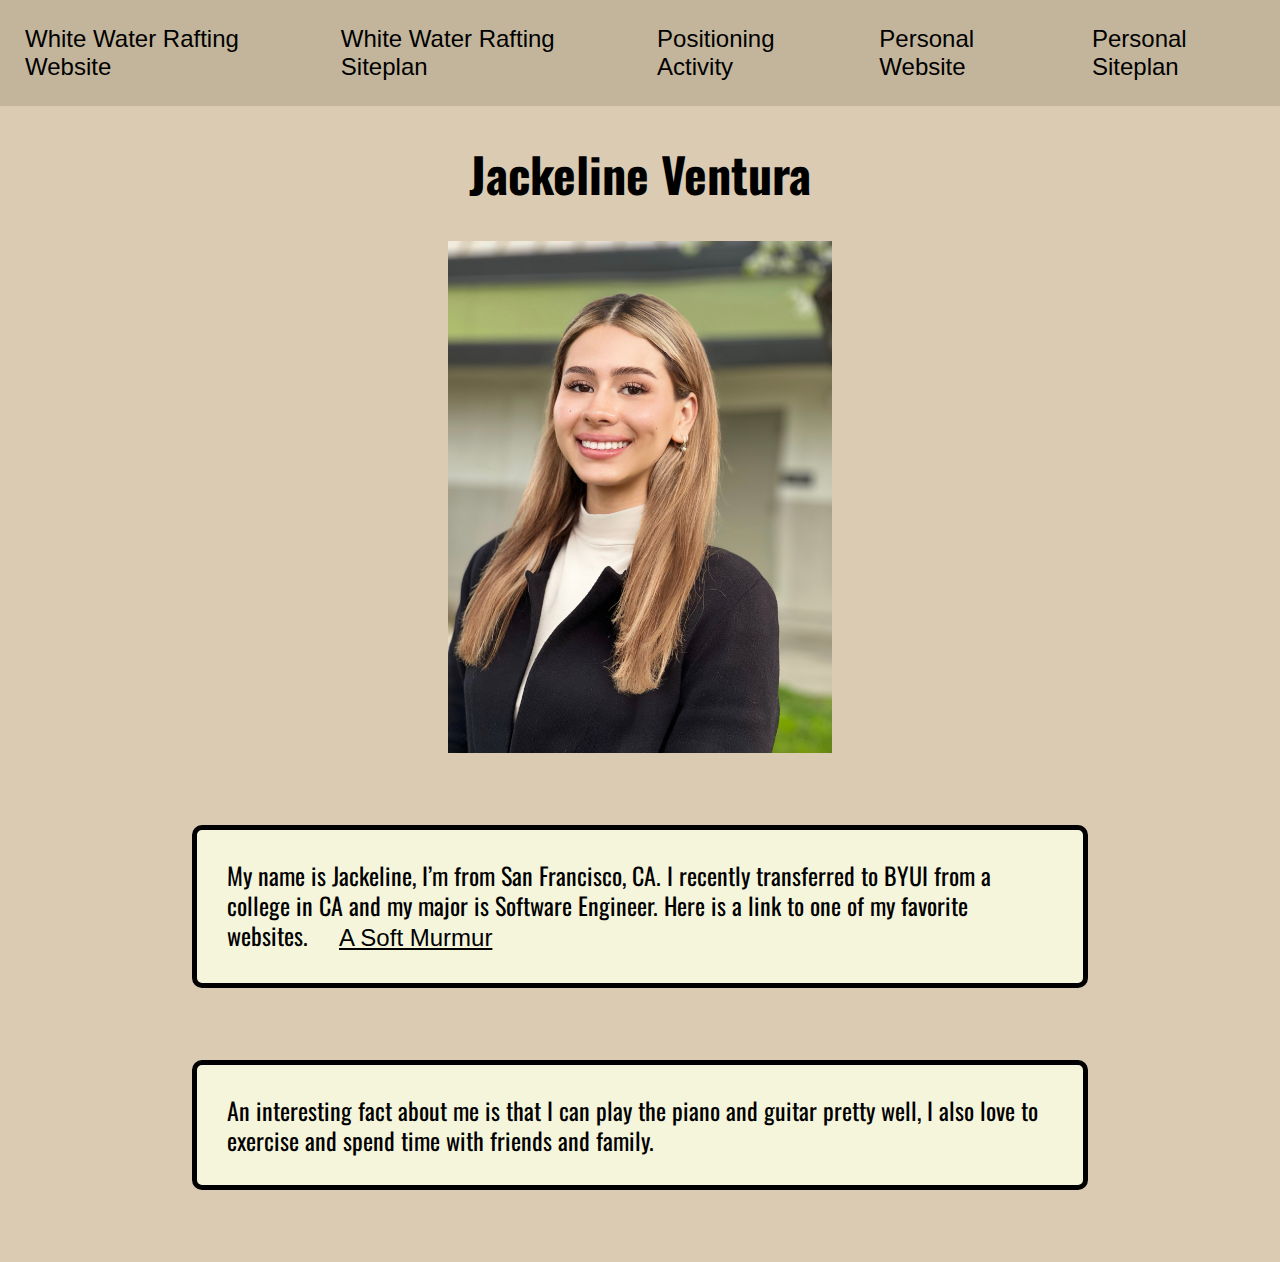
<file: index.html>
<!DOCTYPE html> <!-- this tells browser to use latest version of html -->
<html lang="en"> <!-- opening tag -->
    <head>
        <meta charset="UTF-8">
        <meta name="viewport" content="width=device-width, initial-scale=1.0">
        <title>WDD130 | Home</title>
        <link href="main.css" rel="stylesheet">
    </head>
    <body>
        <header>
            <nav>
                <a href="wwr/index.html">White Water Rafting Website</a>
                <a href="wwr/site-plan-rafting.html">White Water Rafting Siteplan</a>
                <a href="positioning.html">Positioning Activity</a>
                <a href="achieva/index.html">Personal Website</a>
                <a href="achieva/site-plan.html">Personal Siteplan</a>
            </nav> 
            </header>
            <main>
            <h1>Jackeline Ventura</h1>
            <img src="pictureofme.jpg" alt="Image of me">

            <p>My name is Jackeline, I’m from San Francisco, CA. I recently transferred to BYUI from a college in CA 
            and my major is Software Engineer. Here is a link to one of my favorite websites. <a href="https://asoftmurmur.com/" target="_blank"> A Soft Murmur</a></p>
            <p>An interesting fact about me is that I can play the piano and 
            guitar pretty well, I also love to exercise and spend time with friends and family.</p>
            </main> 
        <footer>

        </footer>

    </body>
    </html> <!--closing tag -->
</file>
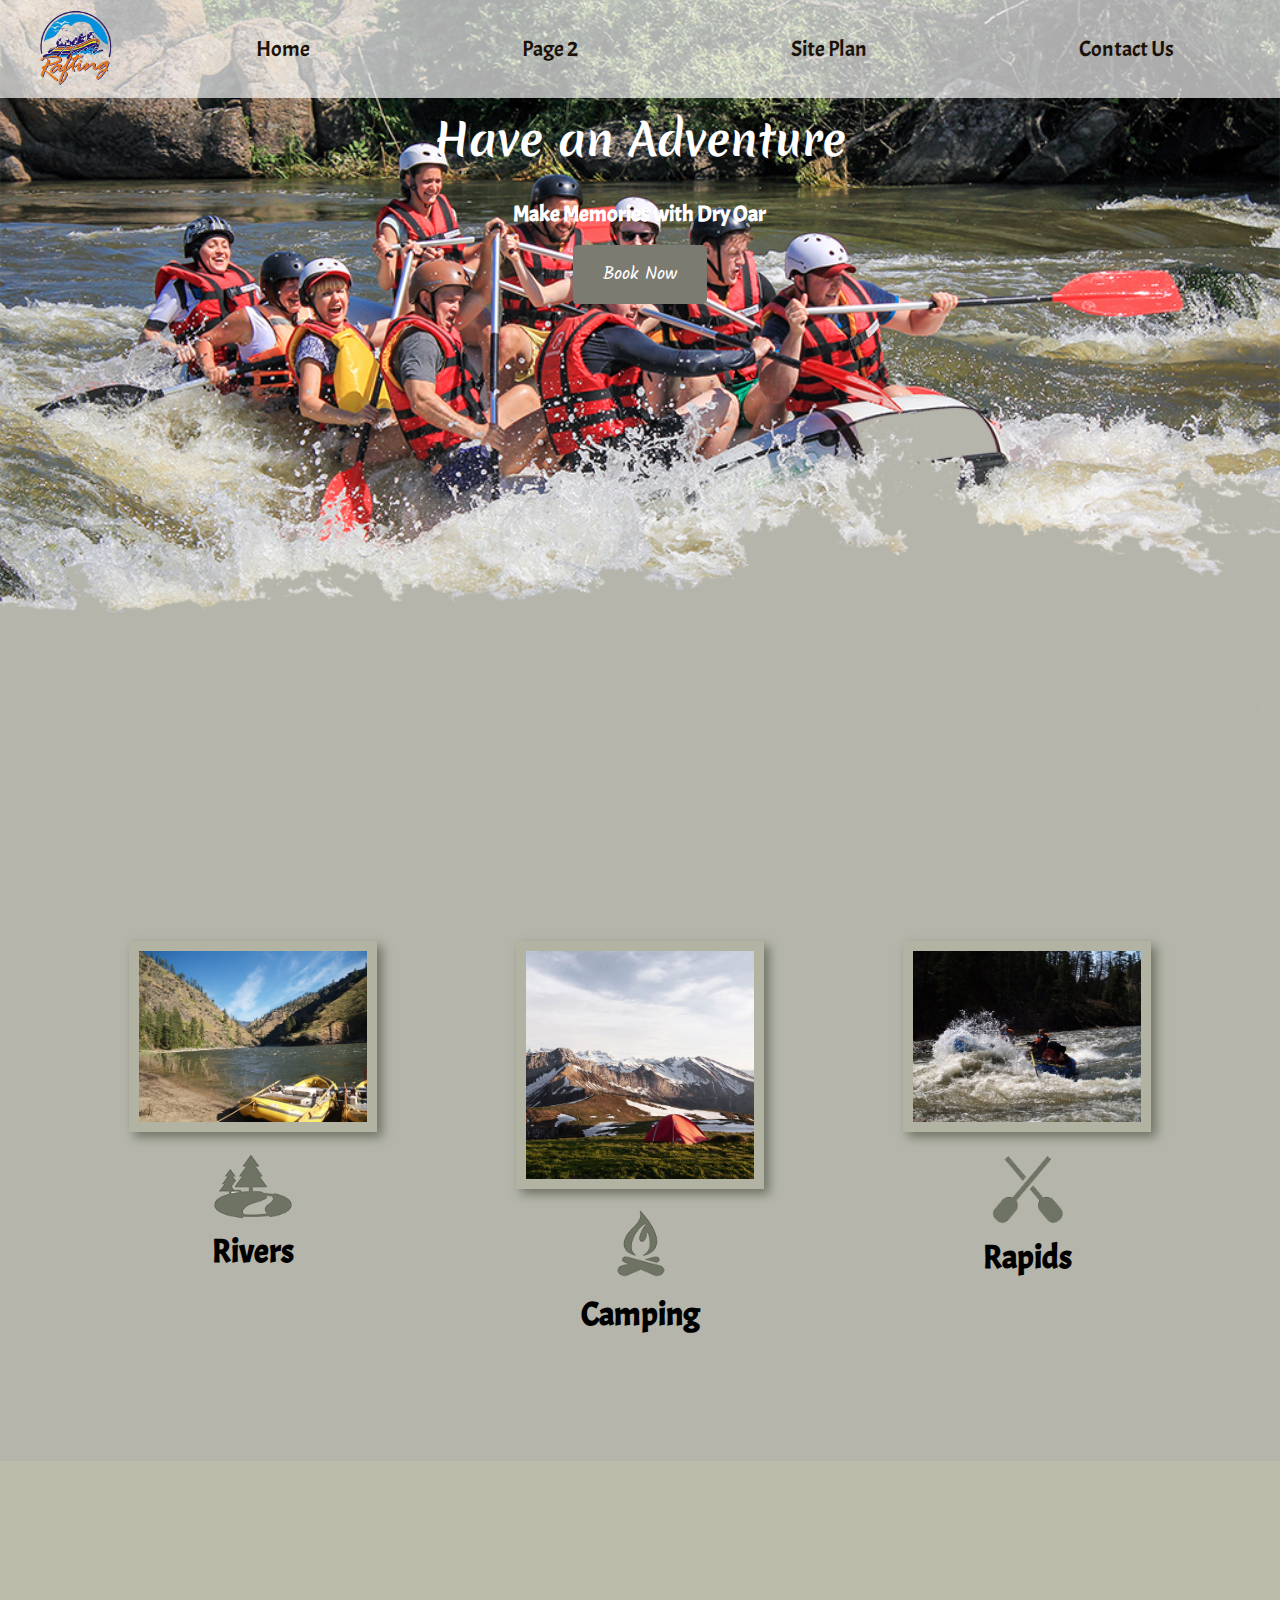
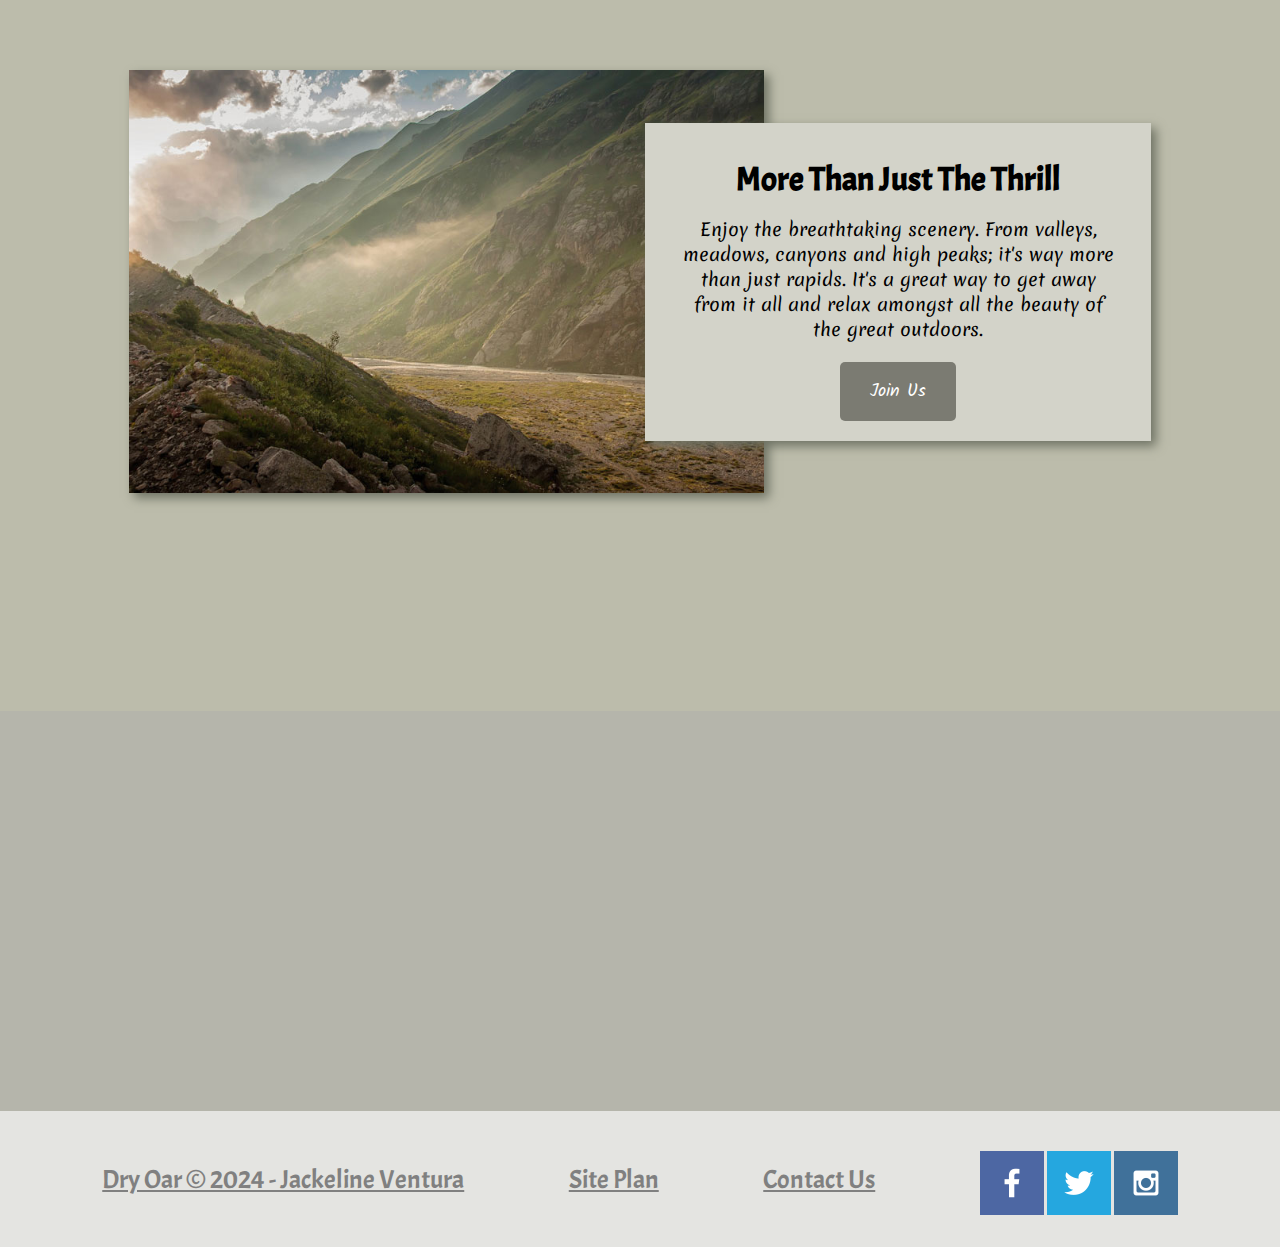
<file: wwr/index.html>
<!DOCTYPE html>
 <html lang="en"> 
<head>
    <meta charset="UTF-8">
    <meta name="viewport" contect="width=device-width, initial-scale=1.0">
    <title>Whitewater Rafting Vacations | Dry Oar Boating | Home</title>
    <link rel="stylesheet" href="styles/style.css">
</head>
<body>
    <div id="content">
    <header>
        <a id="logo_link" href="index.html">
            <img class="logo" src="images/rafinglogo.png" alt="Rafting Logo">
        </a>
        <nav>
            <a href="index.html">Home</a>
            <a href="#">Page 2</a>
            <a href="site-plan-rafting.html">Site Plan</a>
            <a href="contactus.html">Contact Us</a>
        </nav>
    </header>
    <div id="hero">
        <div id="hero-box">
        <img id="hero-img" src="images/hero.png" alt="People enjoying white water rafting">
    </div>
    <section id="hero-msg">
        <h1 class="home-title">Have an Adventure</h1>
        <h4>Make Memories with Dry Oar </h4>
        <div class='button-box'>
            <a class='book' href="contactus.html">Book Now</a>
        </div>
    </section> 
</div>
<main class="home-grid">
    <section class="rivers-card">
        <img class="card-img" src="images/river.jpg" alt="river in forest">
        <img class="icon" src="images/river_icon.png" alt="river icon">
        <h2>Rivers</h2>
    </section>
    <section class="camping-card">
        <img class="card-img" src="images/camping.jpg" alt="tent in mountains">
        <img class="icon" src="images/fire_icon.png" alt="fire icon">
        <h2>Camping</h2>
    </section>
    <section class="rapids-card">
        <img class="card-img" src="images/rapids.jpg" alt="rafting boat">
        <img class="icon" src="images/oars.png" alt="oars icon">
        <h2>Rapids</h2>
    </section>
    <div id="background"></div>
    <img class="mountains" src="images/mountains.jpg" alt="Misty mountains">
    <section class="msg">
        <h2>More Than Just The Thrill</h2>
        <p>Enjoy the breathtaking scenery. From valleys, meadows, canyons and high peaks; it's way more than just rapids. It's a great way to get away from it all and relax amongst all the beauty of the great outdoors. </p>
        <a class='join' href="rivers.html">Join Us</a>
    </section>
</main>
<footer> 
    <p>Dry Oar &copy; 2024 - Jackeline Ventura</p>
    <p><a href="site-plan-rafting.html">Site Plan</a></p>
    <p><a href="contactus.html">Contact Us</a></p>
    <div class="social">
        <a href="https://facebook.com" target="_blank">
            <img src="images/facebook.png" alt="fb icon">
        </a>
        <a href="https://twitter.com" target="_blank">
            <img src="images/twitter.png" alt="twitter icon">
        </a>
        <a href="https://instagram.com" target="_blank">
            <img src="images/instagram.png" alt="instagram icon">
        </a>
    </div>
</footer>
    </div>
</body>
</html>
</file>
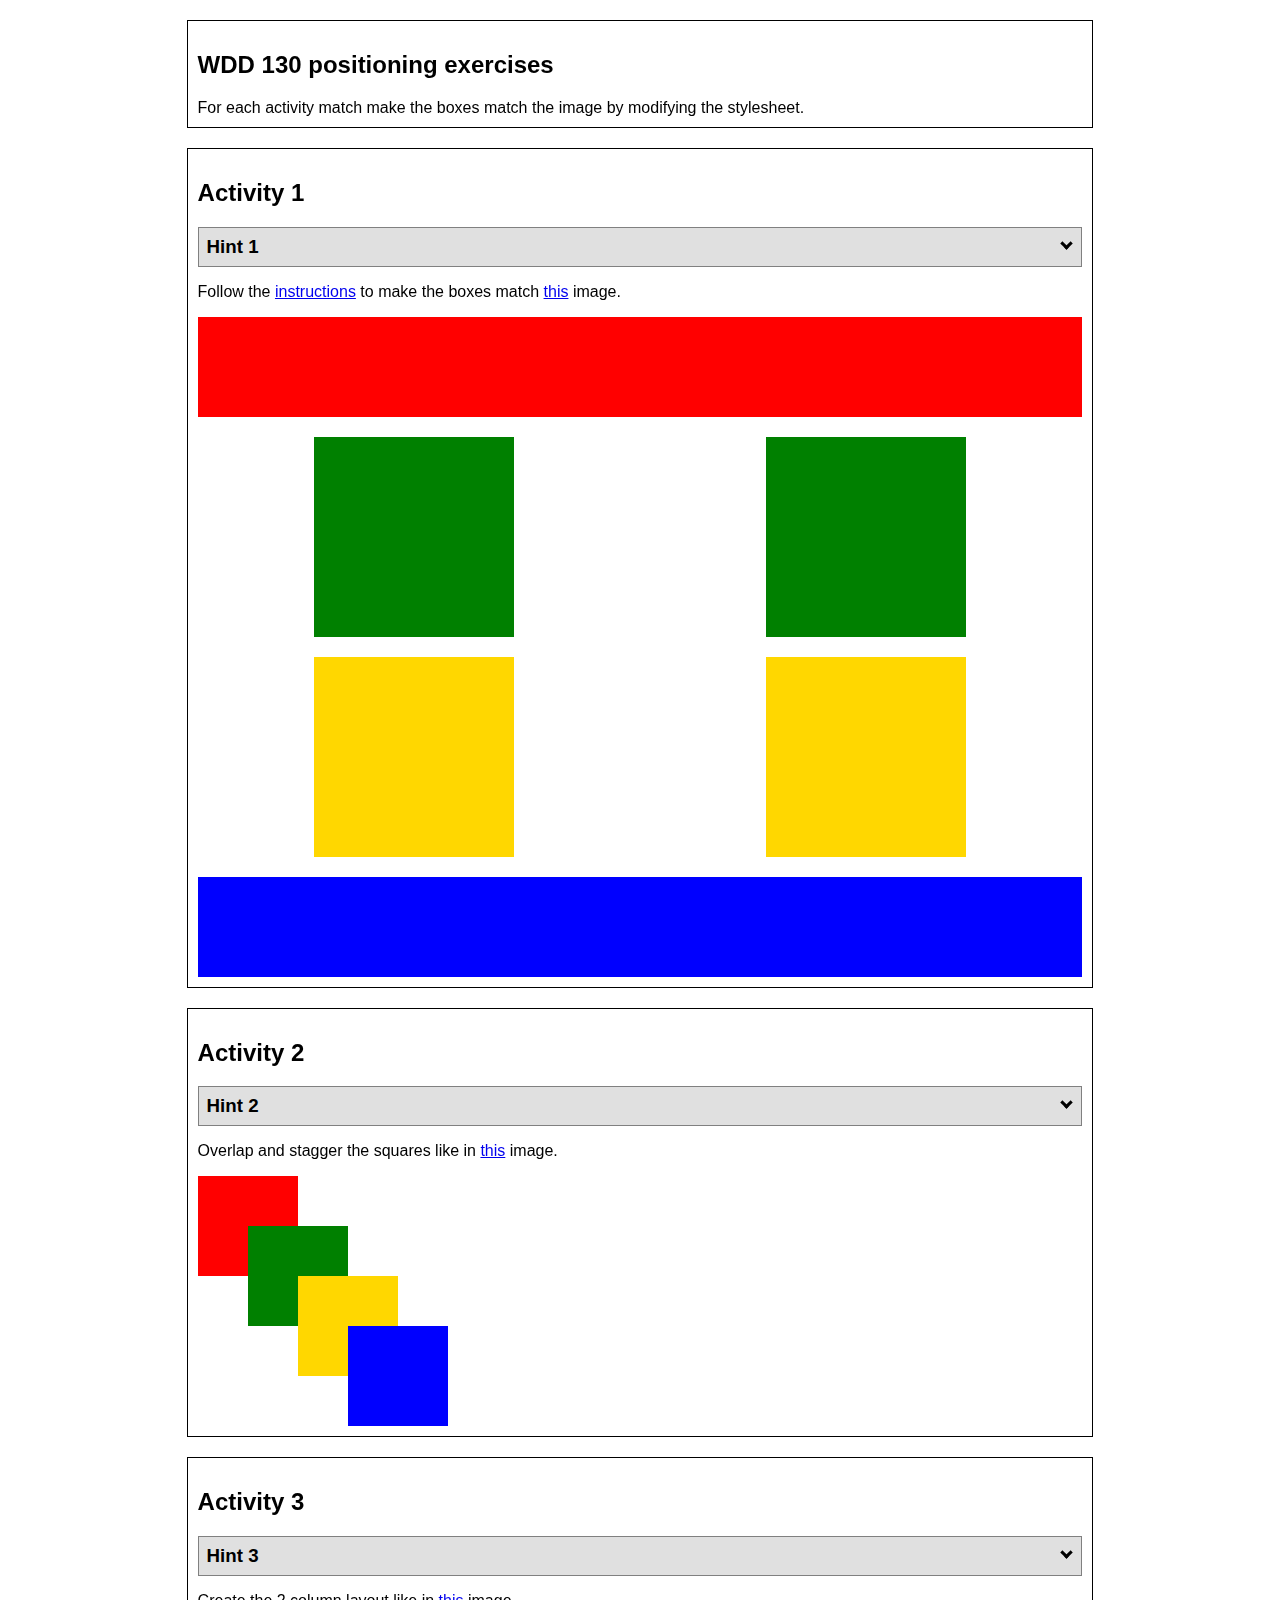
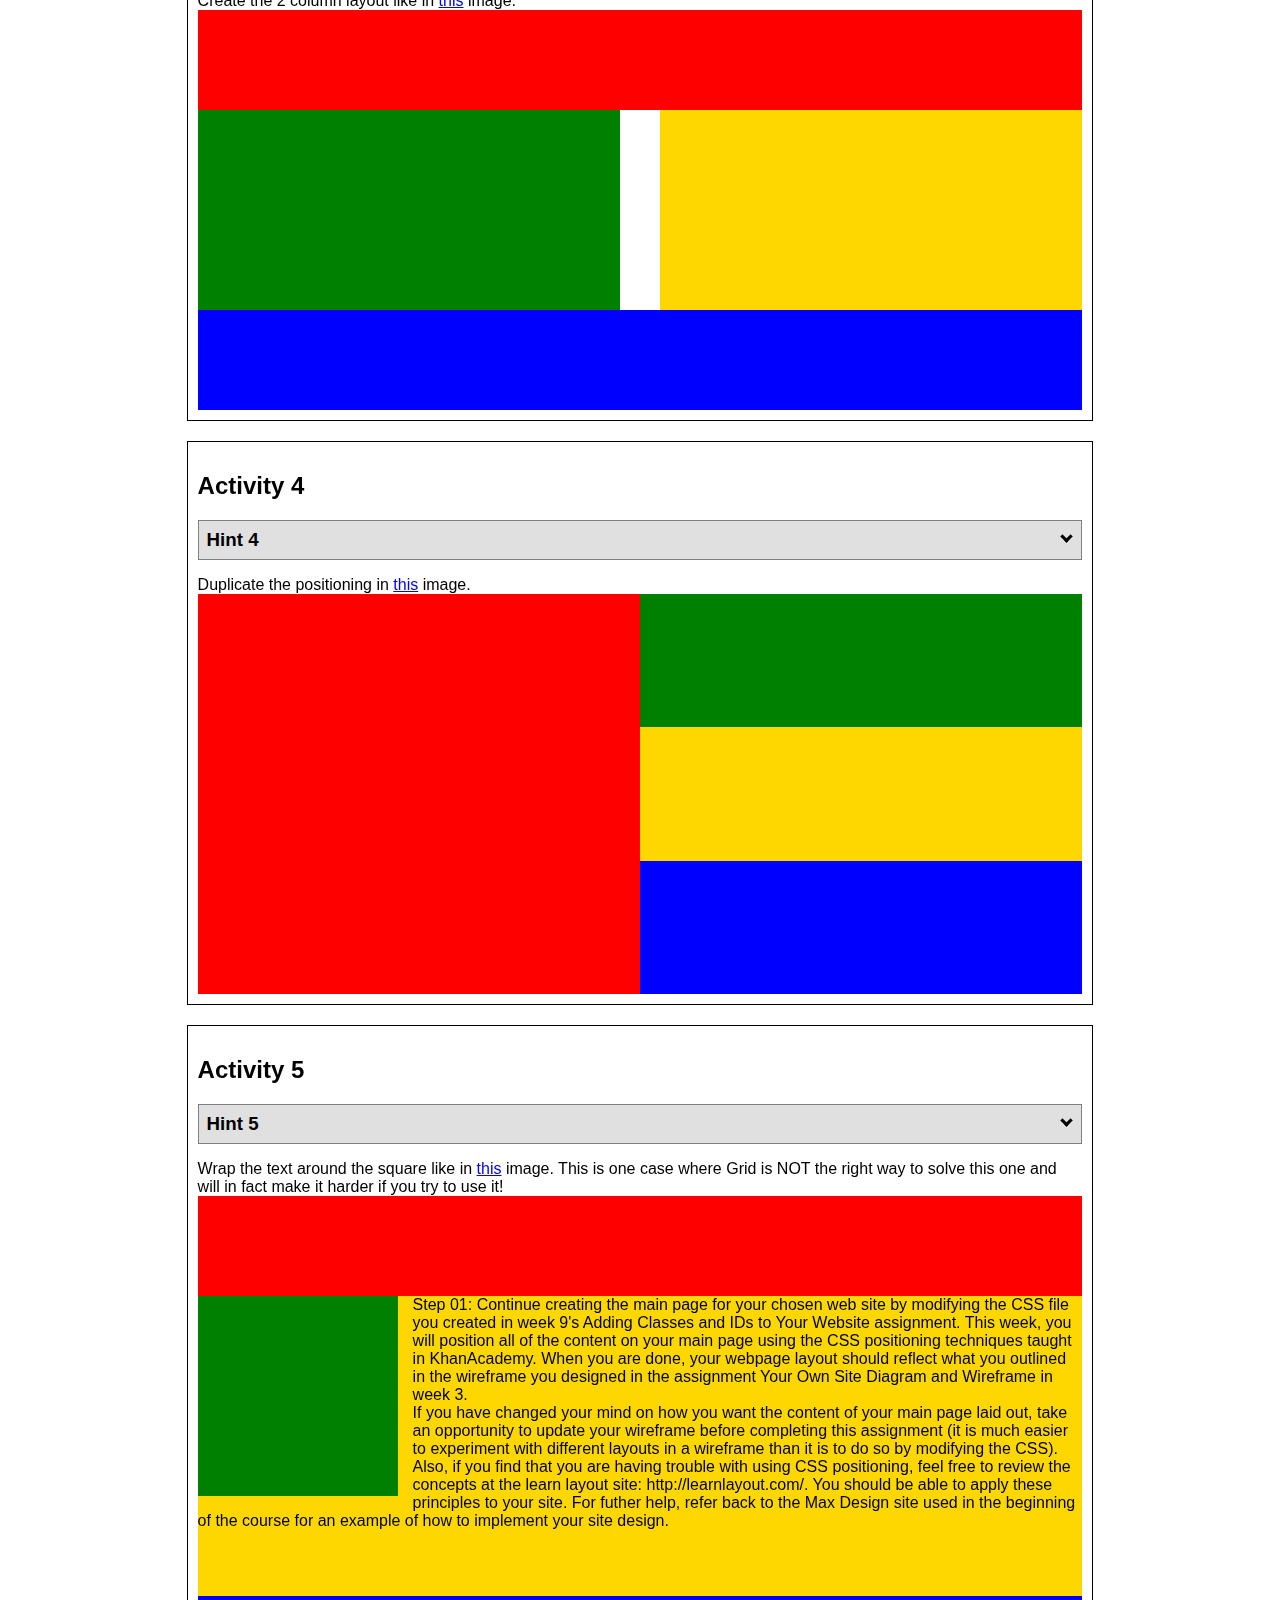
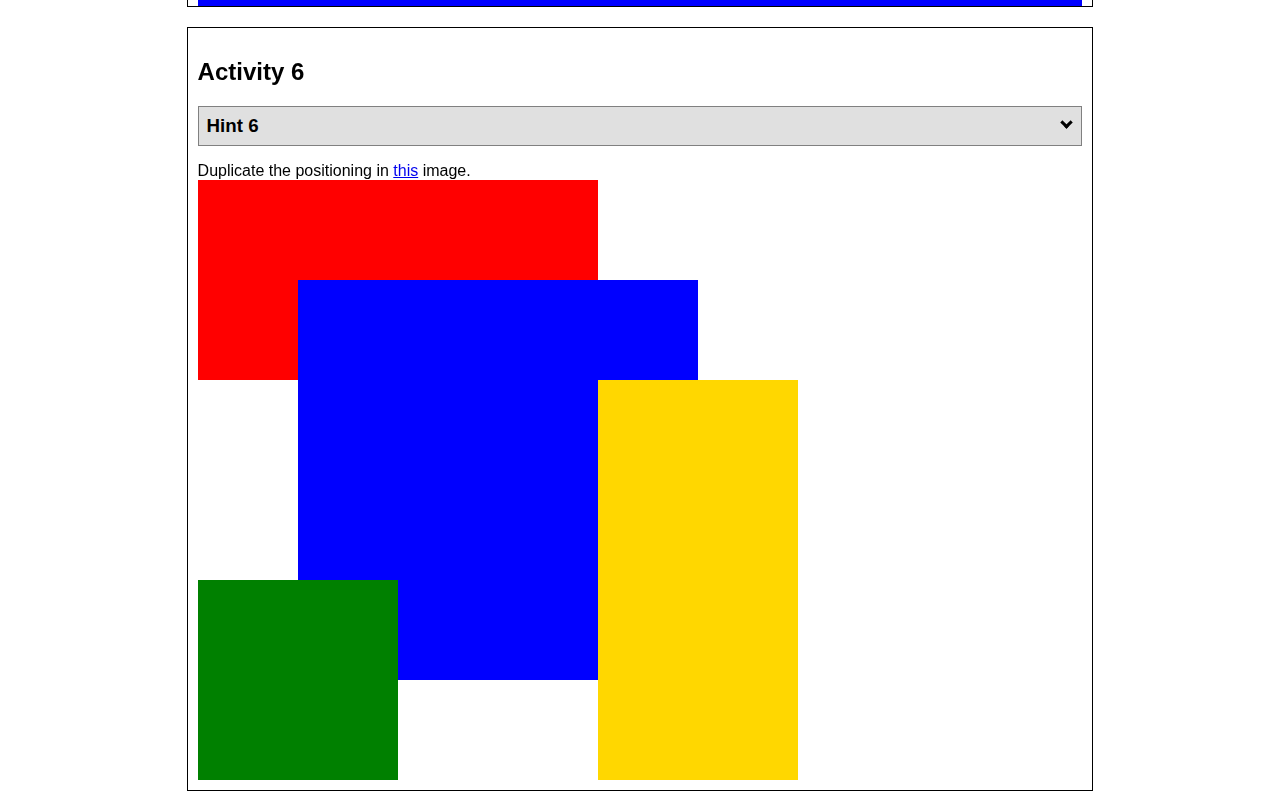
<file: positioning.html>
<!DOCTYPE html>
<html lang="en">
  <head>
    <!-- HTML - Name: positioning.html -->
    <title>Positioning Activity</title>
    <link rel="stylesheet" type="text/css" href="positionstyles.css" />
  </head>
  <body>
    <div class="activity">
      <h2>WDD 130 positioning exercises</h2>
      For each activity match make the boxes match the image by modifying the stylesheet.</div>
    <div class="activity">
      <h2>Activity 1</h2>
      <section class="hint"><input type="checkbox" ><i></i> <h3>Hint 1</h3><div><p>Check out the <a href="https://byui-wdd.github.io/wdd130/activities/w06-css-positioning.html" target="_blank">activity instructions</a> in Ilearn!</p></div></section>
      <p>Follow the <a href="https://byui-wdd.github.io/wdd130/activities/w06-css-positioning.html" target="_blank">instructions</a> to make the boxes match  <a href="https://byui-wdd.github.io/wdd130/images/example1.png" target="_blank">this</a> image.</p>
      <div class="content1" > <!--parent-->
        <div class="red1" ></div> <!--children-->
        <div class="green1" ></div>
        <div class="green1" ></div>
        <div class="yellow1"></div>
        <div class="yellow1"></div>
        <div class="blue1"></div>
      </div>
    </div>
    <div class="activity">
      <h2>Activity 2</h2>
      <section class="hint"><input type="checkbox" > <h3>Hint 2</h3><i></i><div>
      <ul>
      <li>grid-template-columns: 50px 50px 50px 50px 50px </li></ul></div></section>
      <p>Overlap and stagger the squares like in <a href="https://byui-wdd.github.io/wdd130/images/example2.png" target="_blank">this</a> image.</p>
      <div class="content2" >
        <div class="red2" ></div>
        <div class="green2" ></div>
        <div class="yellow2"></div>
        <div class="blue2"></div>
      </div>
    </div>
    <div class="activity">
      <h2>Activity 3</h2>
      <section class="hint"><input type="checkbox" > <h3>Hint 3</h3><i></i><div><p>This one is going to be best solved with CSS Grid. Remember to make the boxes the right width first...then start moving them around. </p><h4>Properties used:</h4><ul><li>display:grid;</li><li>grid-template-columns:</li><li>grid-column-gap:</li>
        <li>grid-column:</li>  </ul></div></section>
      Create the 2 column layout like in <a href="https://byui-wdd.github.io/wdd130/images/example3.png" target="_blank">this</a>  image.
      <div class="content3" >
        <div class="red3" ></div>
        <div class="green3" ></div>
        <div class="yellow3"></div>
        <div class="blue3"></div>
      </div>
    </div>
    <div class="activity">
      <h2>Activity 4</h2>
      <section class="hint"><input type="checkbox" > <h3>Hint 4</h3><i></i><div><p>For the others we have been primarily concerned with width. For this one you will need to adjust height as well. </p><h4>Properties used:</h4><ul><li>display:grid;</li><li>grid-template-columns:</li><li>grid-row:</li></ul></div></section>
      Duplicate the positioning in <a href="https://byui-wdd.github.io/wdd130/images/example4.png" target="_blank">this</a> image. 
      <div class="content4" >
        <div class="red4" ></div>
        <div class="green4" ></div>
        <div class="yellow4"></div>
        <div class="blue4"></div>
      </div>
    </div>

    <div class="activity">
      <h2>Activity 5</h2>
      <section class="hint"><input type="checkbox" > <h3>Hint 5</h3><i></i><div><p>Grid is <strong>not</strong> the right way to do this.  In fact there is only one way to really do that...and that is with float. Remember that we float the thing we want the text to wrap around.  Also remember to start by making all the shapes the right size and shape.</p><h4>Properties used:</h4><ul><li>float: left;</li></ul></div></section>
      Wrap the text around the square like in <a href="https://byui-wdd.github.io/wdd130/images/example5.png" target="_blank">this</a> image. This is one case where Grid is NOT the right way to solve this one and will in fact make it harder if you try to use it!
      <div class="content5" >
        <div class="red5" ></div>
        <div class="green5" ></div>
        <div class="yellow5">Step 01: Continue creating the main page for your chosen web site by modifying the CSS file you created in week 9's Adding Classes and IDs to Your Website assignment. This week, you will position all of the content on your main page using the CSS positioning techniques taught in KhanAcademy. When you are done, your webpage layout should reflect what you outlined in the wireframe you designed in the assignment Your Own Site Diagram and Wireframe in week 3. <br />
          If you have changed your mind on how you want the content of your main page laid out, take an opportunity to update your wireframe before completing this assignment (it is much easier to experiment with different layouts in a wireframe than it is to do so by modifying the CSS). Also, if you find that you are having trouble with using CSS positioning, feel free to review the concepts at the learn layout site: http://learnlayout.com/. You should be able to apply these principles to your site. For futher help, refer back to the Max Design site used in the beginning of the course for an example of how to implement your site design.</div>
        <div class="blue5"></div>
      </div>
    </div>
    <div class="activity">
      <h2>Activity 6</h2>
      <section class="hint"><input type="checkbox" > <h3>Hint 6</h3><i></i><div><p>This one is all about visualizing the grid behind the layout. If you are having a hard time doing that first: all the sizes are even multiples of 100, and second here is another example with the lines drawn: <a href="https://byui-wdd.github.io/wdd130/images/example6-hint.png" target="_blank">example 6 with lines</a>. For this one you will find it easiest if you use px for the column width. You can also use <kbd>z-index</kbd> to control the element layering.    </p><h4>Properties used:</h4><ul><li>display:grid;</li><li>grid-template-columns:</li><li>grid-column:</li><li>grid-row:</li><li><a href="https://www.w3schools.com/cssref/pr_pos_z-index.asp" target="_blank">z-index:</a></li></ul></div></section>
      Duplicate the positioning in <a href="https://byui-wdd.github.io/wdd130/images/example6.png" target="_blank">this</a> image.
      <div class="content6" >
        <div class="red6" ></div>
        <div class="green6" ></div>
        <div class="yellow6"></div>
        <div class="blue6"></div>
      </div>
    </div>
  </body>
</html>
</file>
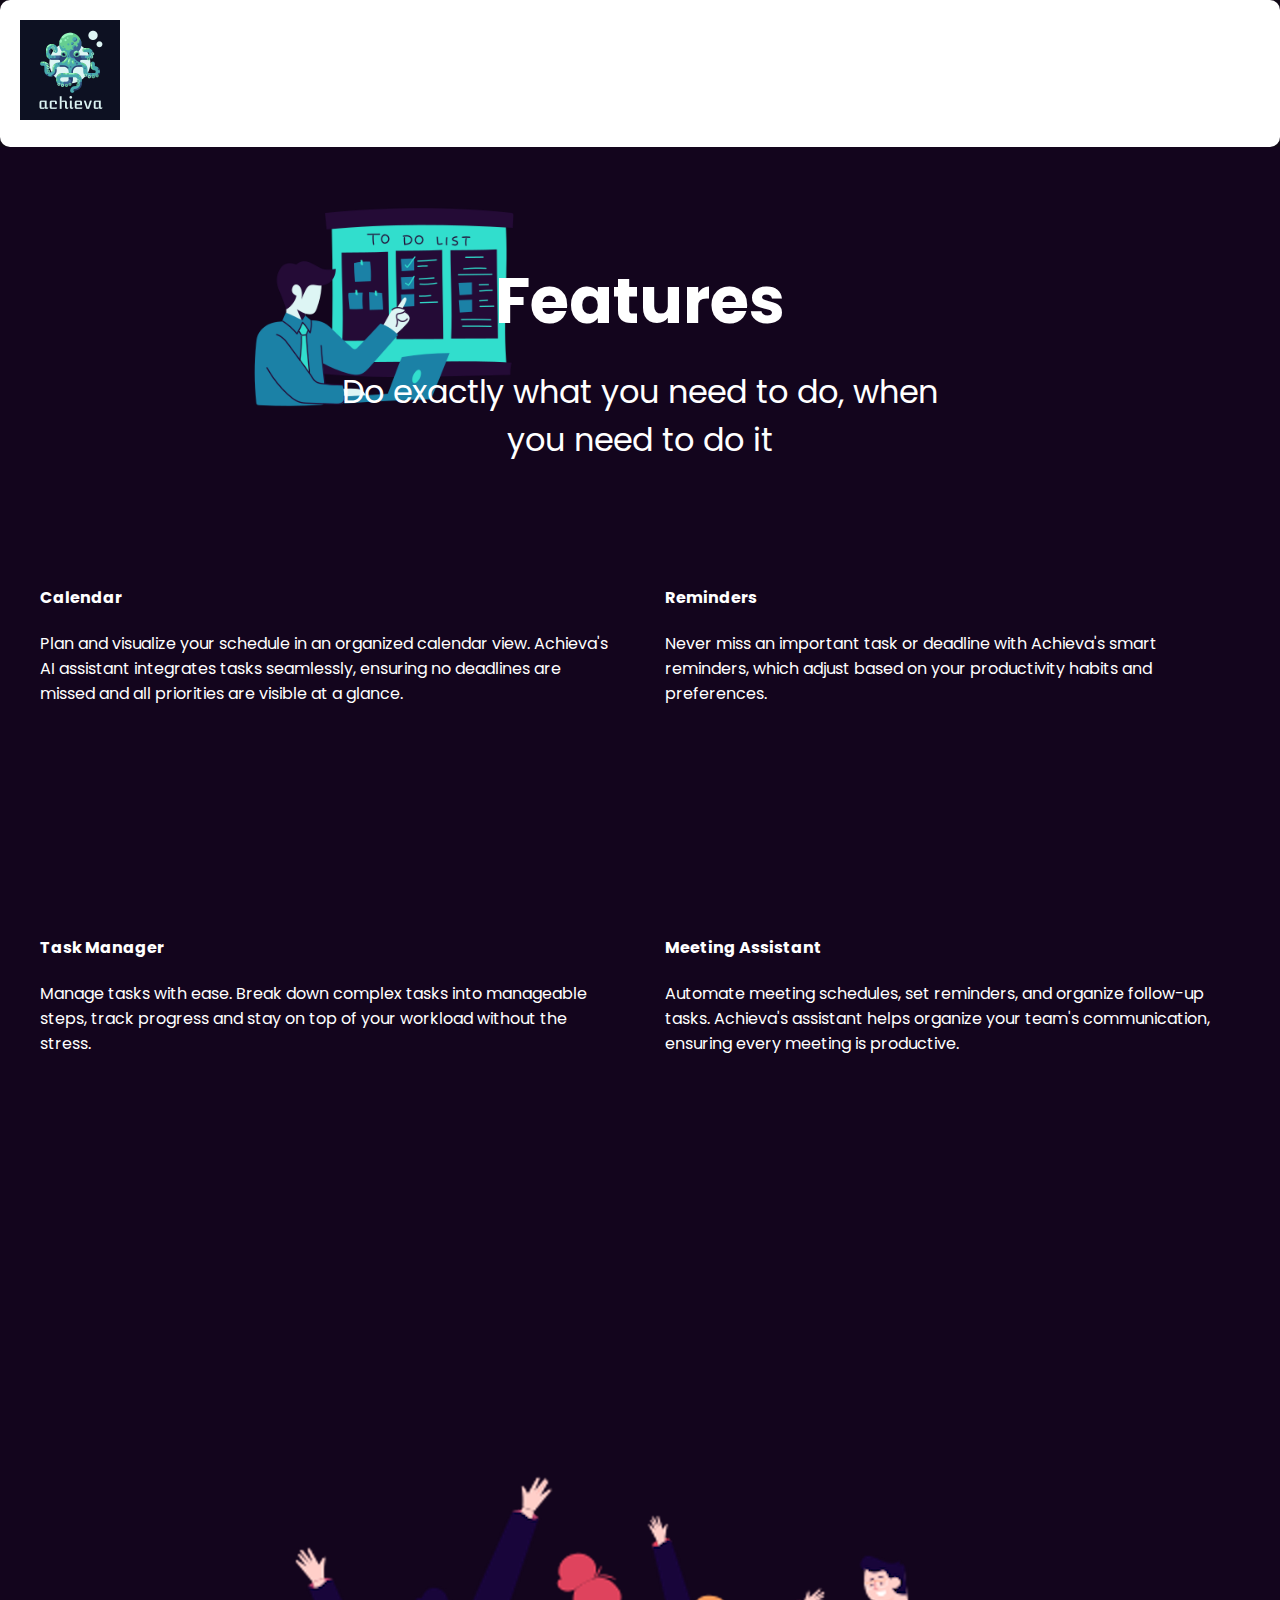
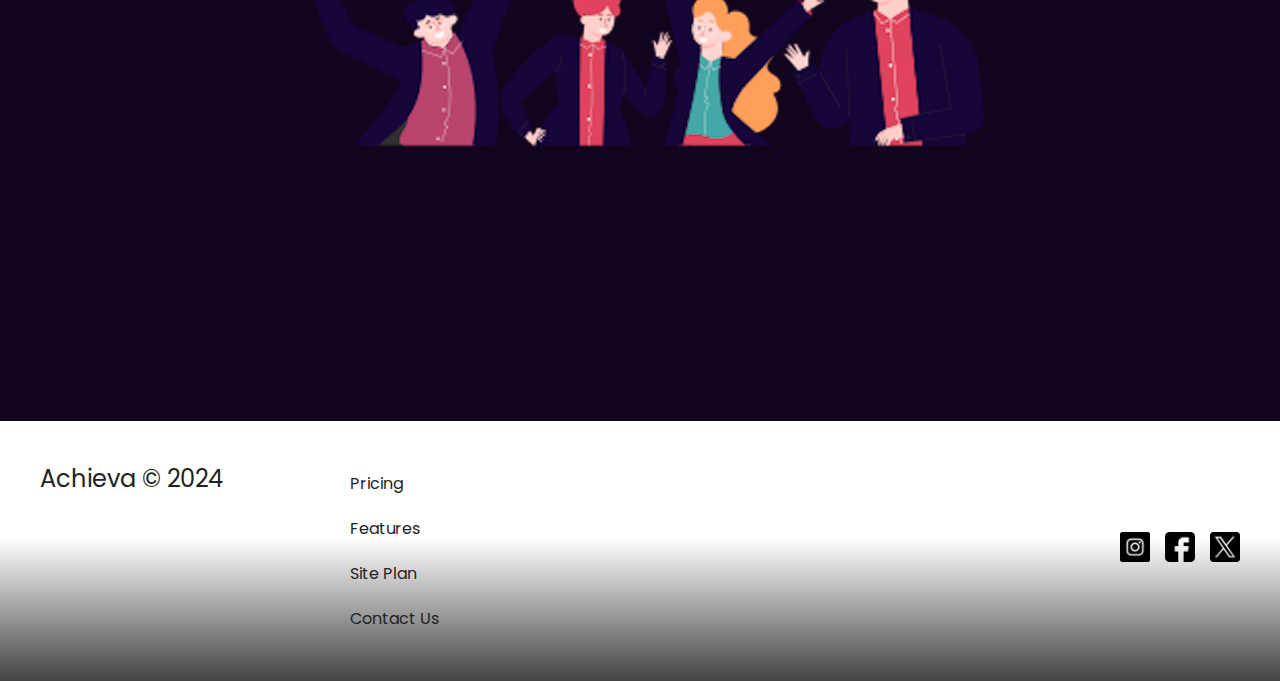
<file: achieva/features.html>
<!DOCTYPE html>
<html lang="en">
<head>
    <meta charset="UTF-8">
    <meta name="viewport" content="width=device-width, initial-scale=1.0">
    <link rel="stylesheet" href="styles/home.css">

</head>
<body>
    <header>
        <a id="logo_link" href="index.html">
            <img class="logo" src="images/achieva.png" alt="Achieva Logo">
        </a>
        <nav>
            <a href="index.html">Home</a>
            <a href="features.html">Features</a>
            <a href="pricing.html">Pricing</a>
        </nav>
    </header>
    <main class="features-main">
        <section class="features-header">
            <img src="images/homepage3.png" alt="features4" class="background-image">
            <section id="features-msg">
                <h1 class="features-title">Features</h1>
                <p class="sub-title3">Do exactly what you need to do, when you need to do it</p>
            </section>
        </section>
        <div class="features-grid">
            <div class="feature-item">
                <h4>Calendar</h4>
                <p class="sub-description">Plan and visualize your schedule in an organized calendar view. 
                    Achieva's AI assistant integrates tasks seamlessly, ensuring no 
                    deadlines are missed and all priorities are visible at a glance.</p>
            </div>
            <div class="feature-item">
                <h4>Reminders</h4>
                <p class="sub-description">Never miss an important task or deadline with Achieva's smart reminders, 
                    which adjust based on your productivity habits and preferences.</p>
            </div>
            <div class="feature-item">
                <h4>Task Manager</h4>
                <p class="sub-description">Manage tasks with ease. Break down complex tasks into manageable steps, 
                    track progress and stay on top of your workload without the stress.</p>
            </div>
            <div class="feature-item">
                <h4>Meeting Assistant</h4>
                <p class="sub-description">Automate meeting schedules, set reminders, and organize follow-up tasks. 
                    Achieva's assistant helps organize your team's communication, ensuring 
                    every meeting is productive.</p>
            </div>
        </div>
        <div class="features-image">
            <img src="images/homepage4.png" alt="features2">
        </div>
    </main>
      <footer class="site-footer">
        <div class="footer-container">
            <div class="footer-logo">
                <p>Achieva &copy; 2024</p>
            </div>
            <div class="footer-links">
                <p><a href="pricing.html">Pricing</a></p>
                <p><a href="features.html">Features</a></p>
                <p><a href="site-plan.html">Site Plan</a></p>
                <p><a href="#">Contact Us</a></p>
            </div>
            <div class="footer-social">
                <a href="https://instagram.com" target="_blank">
                    <img src="images/instagram.png" alt="Instagram">
                </a>
                <a href="https://facebook.com" target="_blank">
                    <img src="images/facebook.png" alt="Facebook">
                </a>
                <a href="https://twitter.com" target="_blank">
                    <img src="images/twitter.png" alt="Twitter">
                </a>
            </div>
        </div>
    </footer>
</body>
</html>
</file>
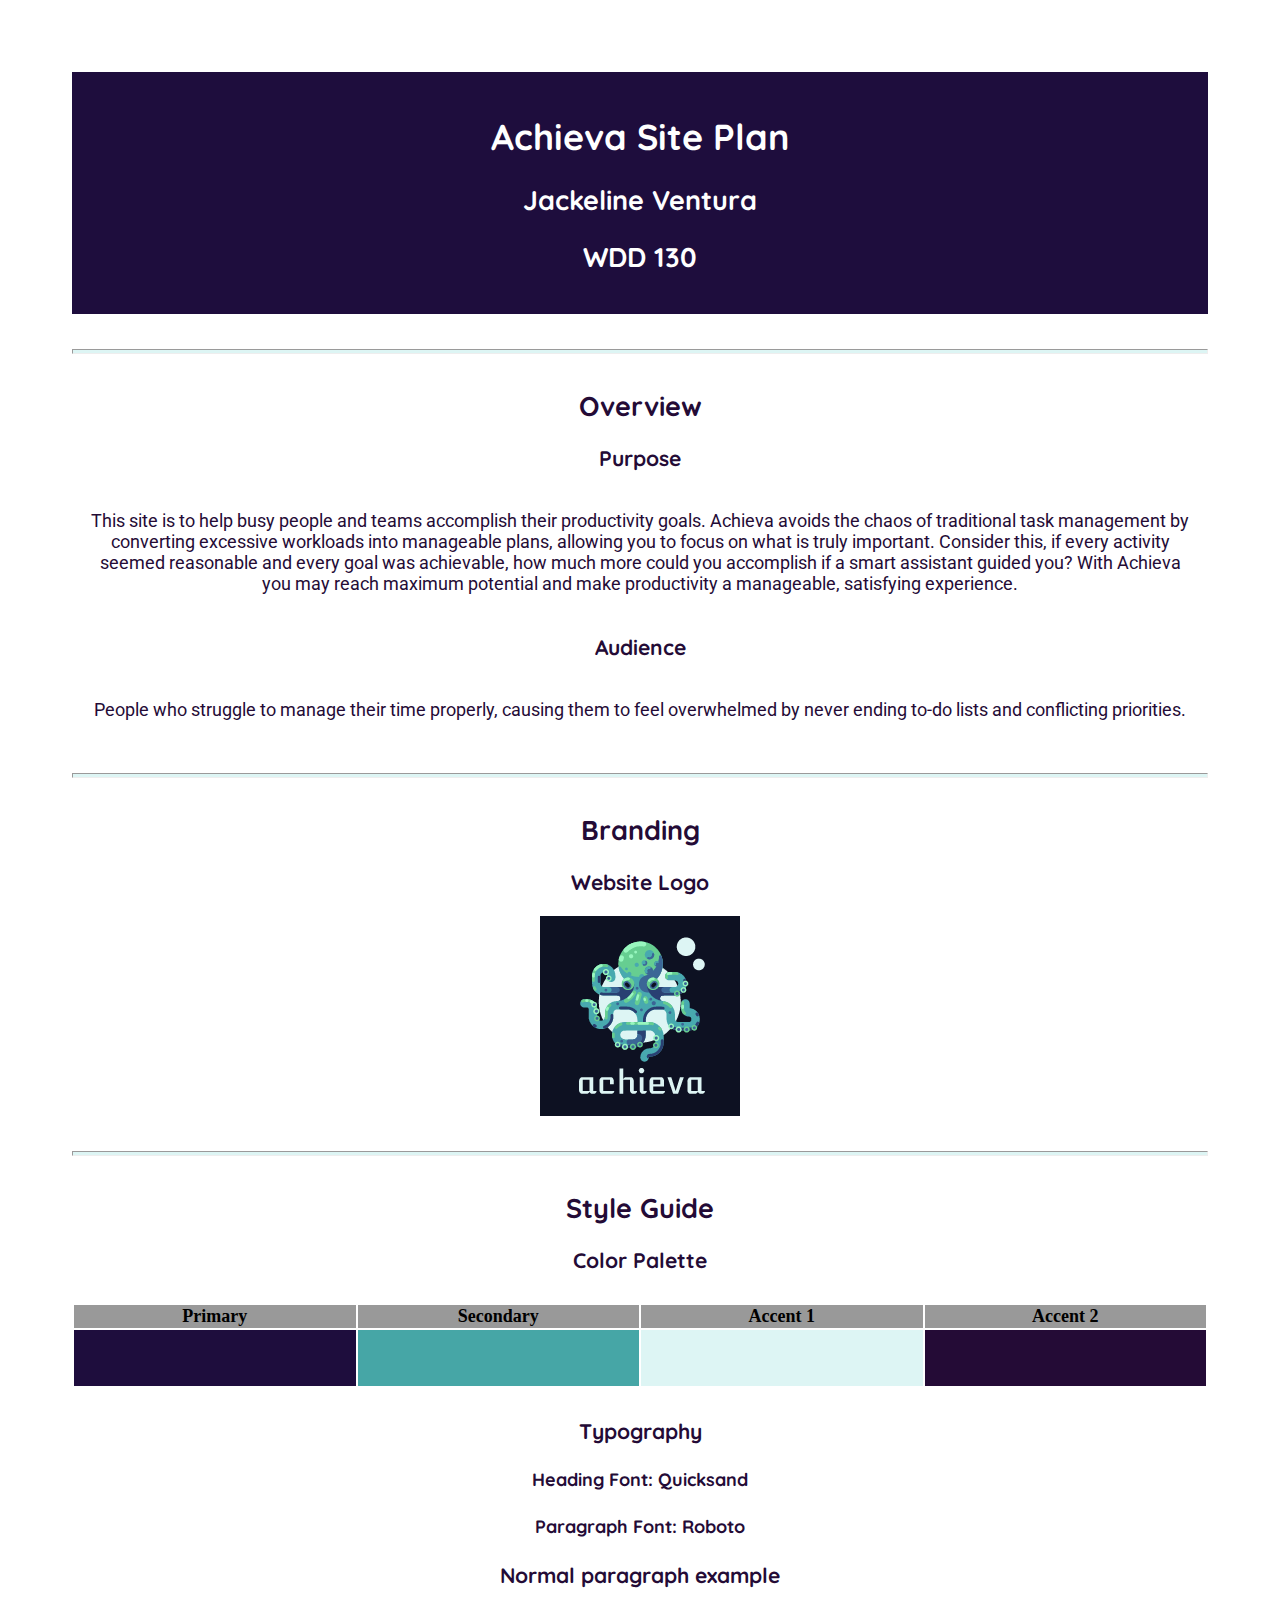
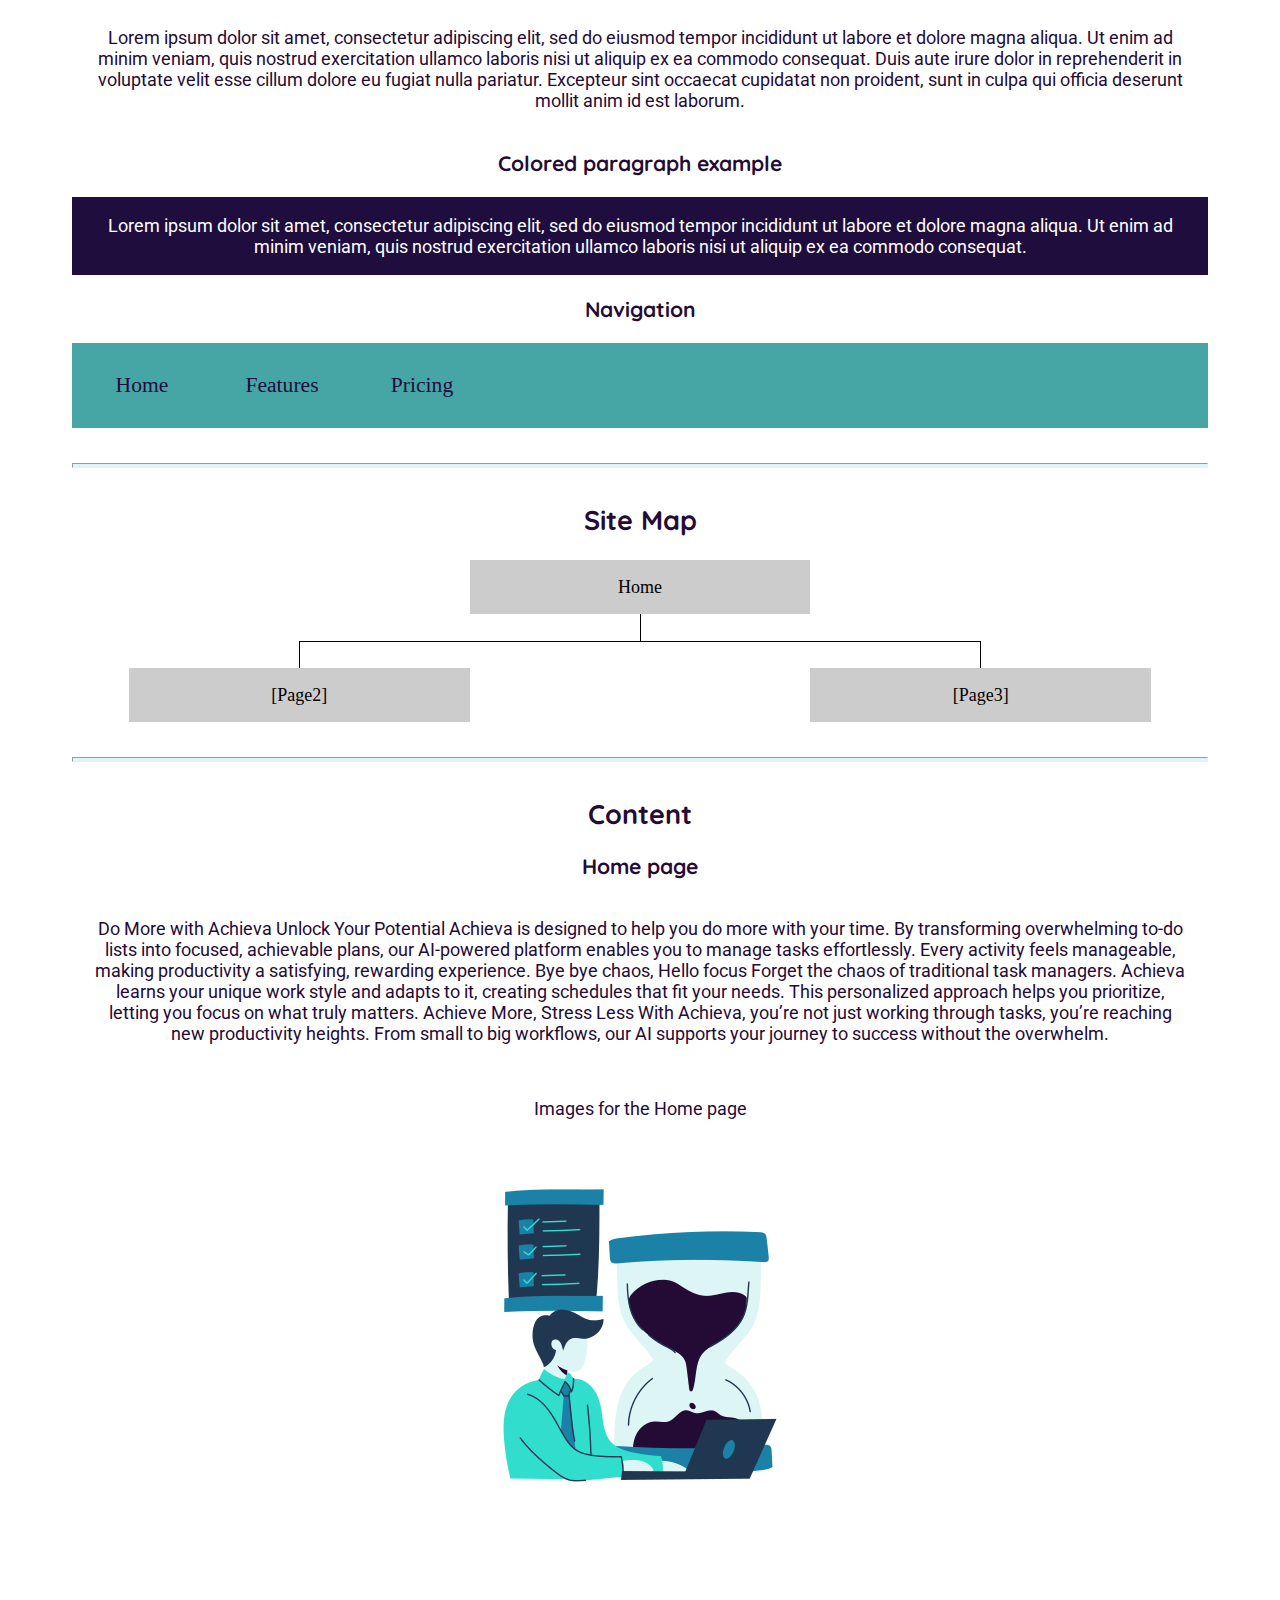
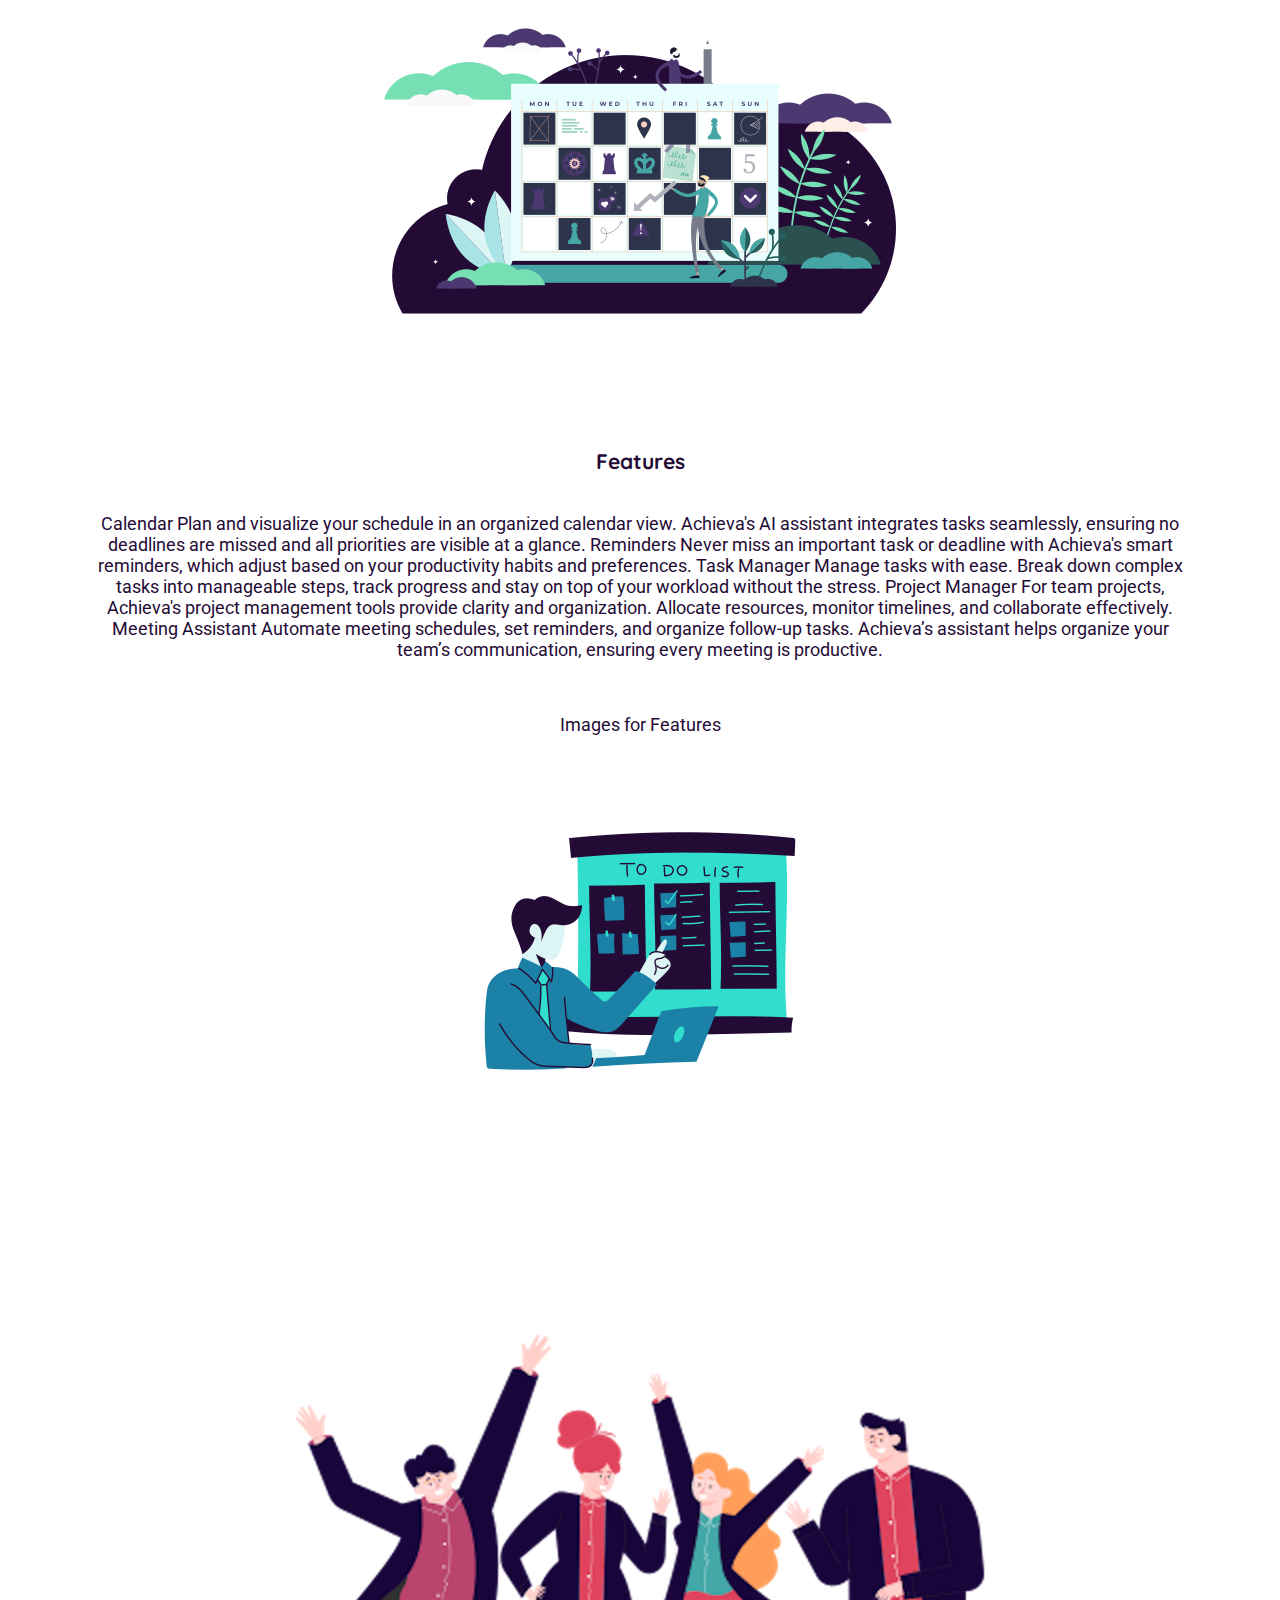
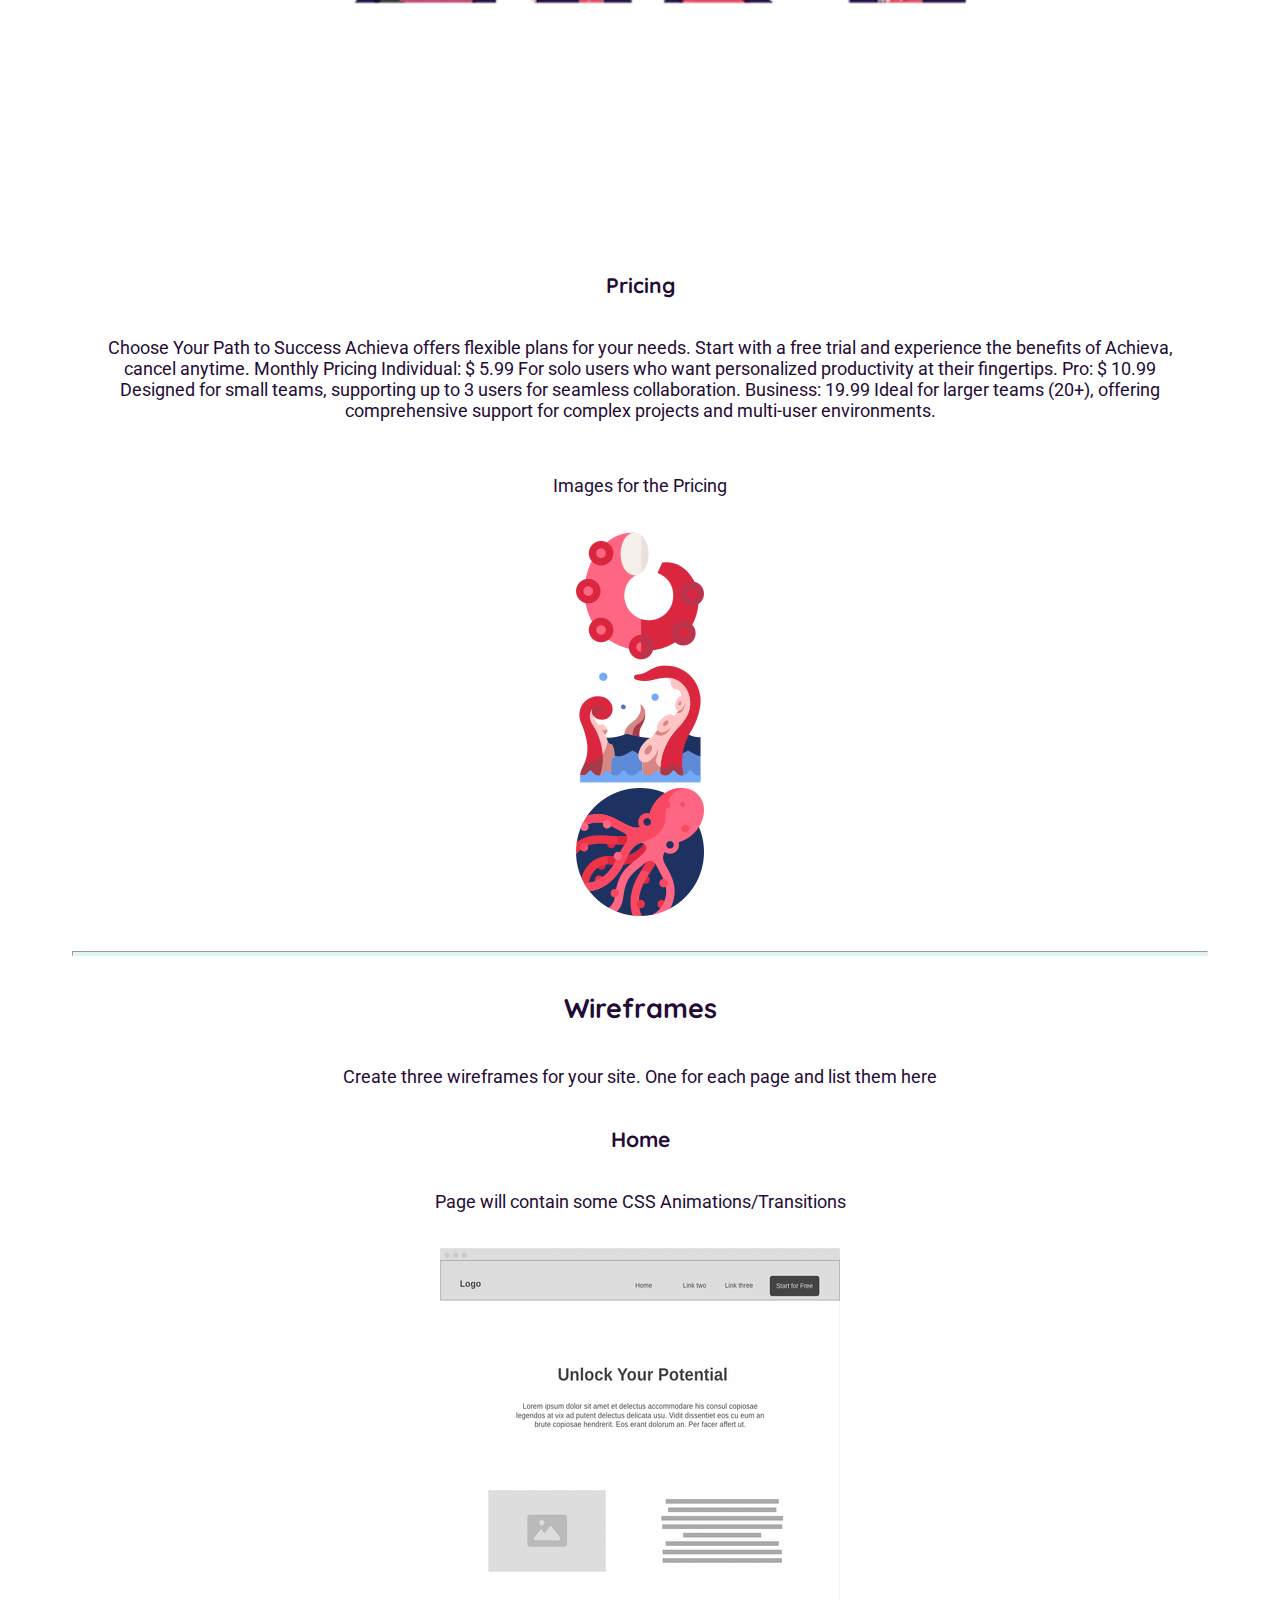
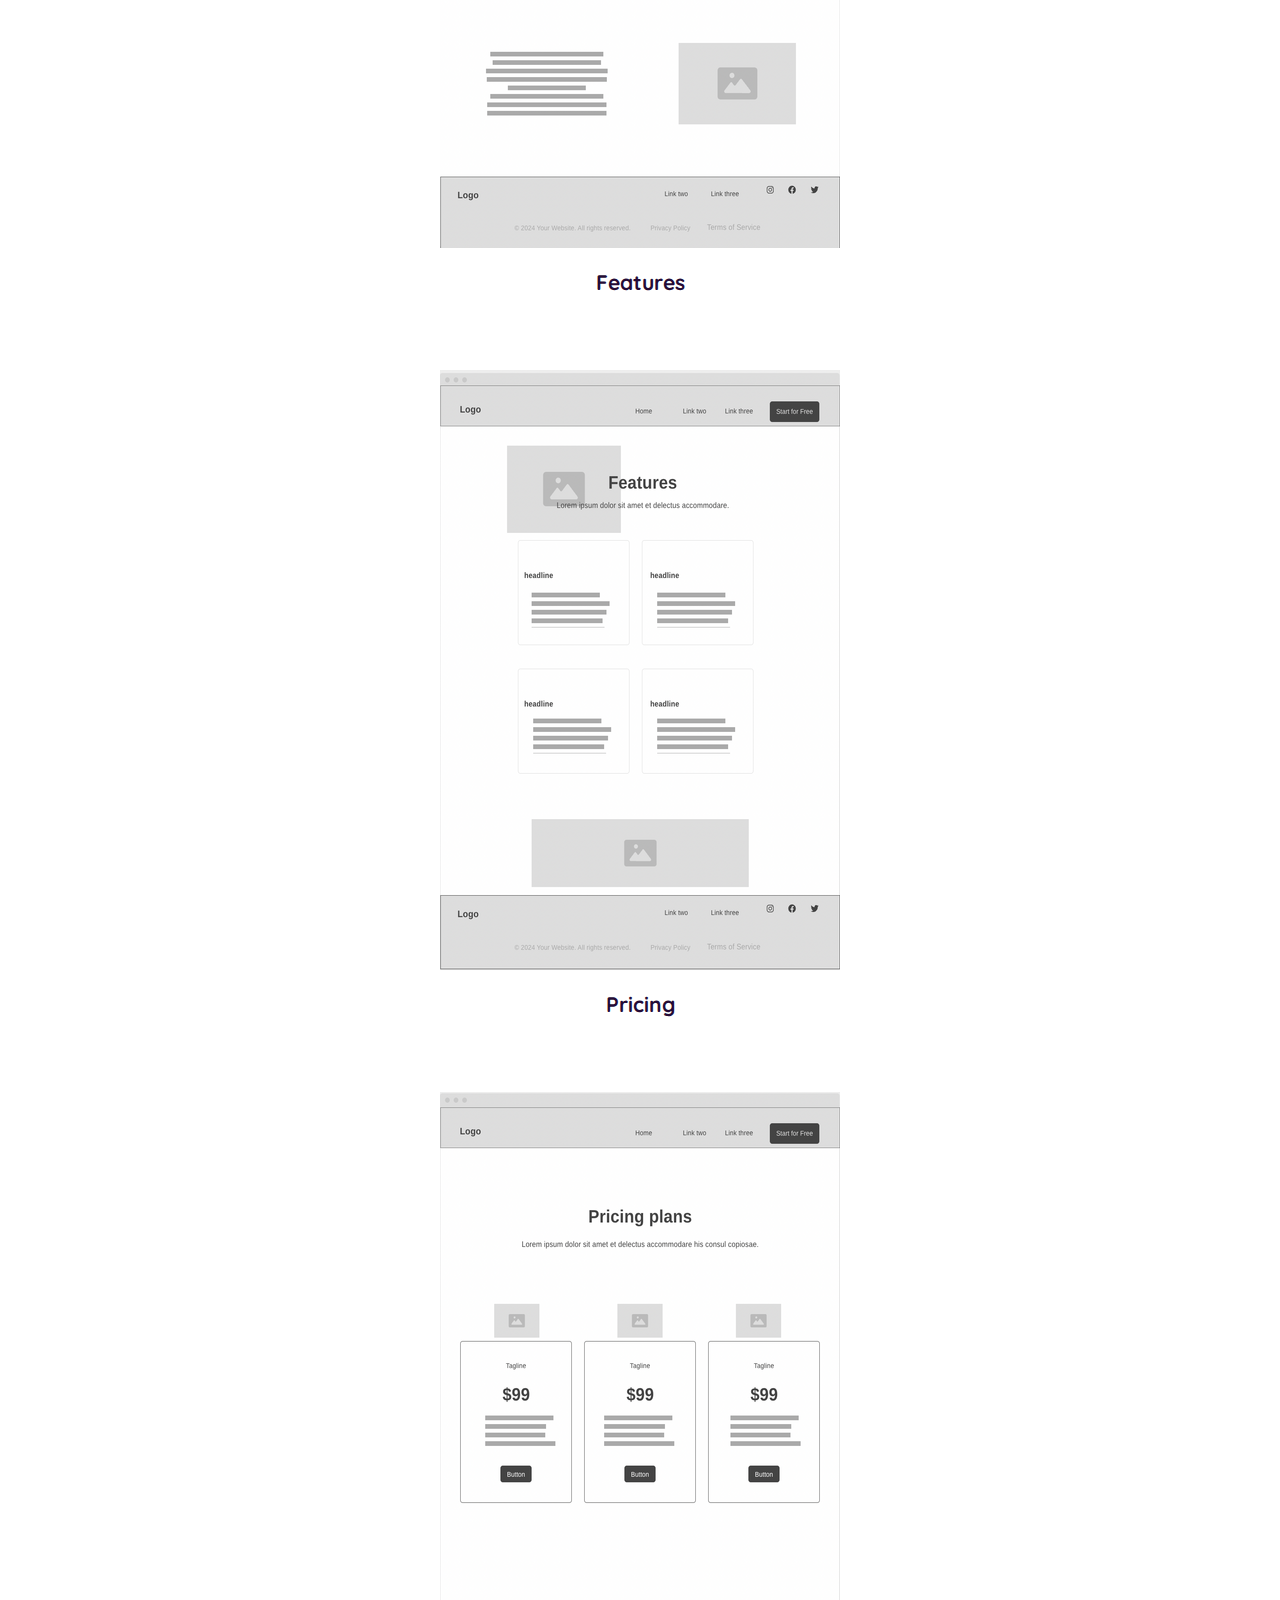
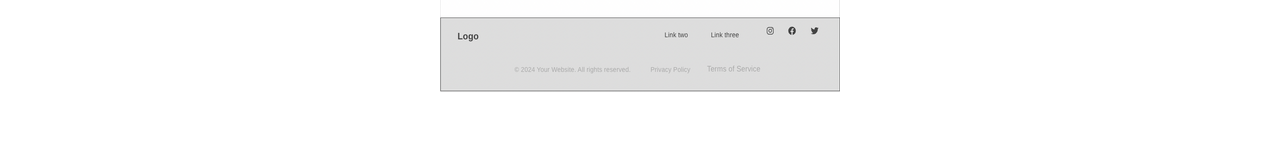
<file: achieva/site-plan.html>
<!DOCTYPE html>
<html lang="en-us">
    
  <head>
    <meta charset="utf-8">
    <title>Site Plan</title>
    <link type="text/css" rel="stylesheet" href="styles/site-plan.css">
  </head>

  <body>
    <header>
      <h1>Achieva Site Plan</h1>
      <h2>Jackeline Ventura</h2>
      <h2>WDD 130</h2>
      <!-- In the header above, add the name or your site, your name and class number. For example if you are in section 3 you would put WDD 130.03 -->
    </header>
    <main>

      <!-- ------------------------Steps 2-3------------------------------ -->
      <hr>
      <h2>Overview</h2>
      <h3>Purpose</h3>
      <p>This site is to help busy people and teams accomplish their productivity goals. Achieva avoids the chaos of traditional task management by 
        converting excessive workloads into manageable plans, allowing you to focus on what is truly important. Consider this, if every activity 
        seemed reasonable and every goal was achievable, how much more could you accomplish if a smart assistant guided you? With Achieva you may 
        reach maximum potential and make productivity a manageable, satisfying experience.</p>  <!-- change this -->


      <h3>Audience</h3>
      <p>People who struggle to manage their time properly, causing them to feel overwhelmed 
        by never ending to-do lists and conflicting priorities.</p>  <!-- change this -->

      <hr>
      <h2>Branding</h2>
      <h3>Website Logo</h3>
      <!-- Replace this with some sort of logo for your site.  A logo can be as simple as the name of your site in a nice font :) -->
      <img src="images/achieva.png" alt="Logo image">
      <hr>
      <h2>
        Style Guide
      </h2>

      <!-- ------------------------Steps 4-8------------------------------ -->

      <h3>
        Color Palette
      </h3>
      <!--  The colors you choose for a website are one of the most important decisions you will make. Follow the instructions on the activity in iLearn. You should have at least 2 colors but do not have to fill in all 4 if you do not need them.  -->

      <table class="colors">
        <tr><th>Primary</th><th>Secondary</th><th>Accent 1</th><th>Accent 2</th></tr>
        <!-- Switch to the site-plan.css file and change your colors there. -->
        <tr><td class="primary"></td><td class="secondary"></td><td class="accent1"></td><td class="accent2"></td></tr>
      </table>

      <!-- ------------------------Step 9------------------------------ -->

      <h3>
        Typography
      </h3>
      <!-- Choose a font for your paragraphs (body copy) and headlines. What font(s) have you chosen? Why did you choose what you did?  Make sure to review the list of web safe fonts at W3Schools.org as a starting point.  Think also about which of your colors above you might use for background and font colors. -->

      <h4>
        Heading Font: Quicksand  <!-- change this -->
      </h4>
      <h4>
        Paragraph Font: Roboto  <!-- change this -->
      </h4>
      <h3>
        Normal paragraph example
      </h3>
      <p>
        Lorem ipsum dolor sit amet, consectetur adipiscing elit, sed do eiusmod tempor incididunt ut labore et dolore magna aliqua. Ut enim ad minim veniam, quis nostrud exercitation ullamco laboris nisi ut aliquip ex ea commodo consequat. Duis aute irure dolor in reprehenderit in voluptate velit esse cillum dolore eu fugiat nulla pariatur. Excepteur sint occaecat cupidatat non proident, sunt in culpa qui officia deserunt mollit anim id est laborum.
      </p>
      <h3>
        Colored paragraph example
      </h3>
      <p class="colored">
        Lorem ipsum dolor sit amet, consectetur adipiscing elit, sed do eiusmod tempor incididunt ut labore et dolore magna aliqua. Ut enim ad minim veniam, quis nostrud exercitation ullamco laboris nisi ut aliquip ex ea commodo consequat. 
      </p>

      <!-- ------------------------Step 10------------------------------ -->

      <h3>
        Navigation
      </h3>
      <!-- Think about how you want your navigation bar to look. In the site-plan.css file change the colors to your colors to get the look you desire. --> 
      <nav>
        <a href="index.html">Home</a>
        <a href="features.html">Features</a>
        <a href="pricing.html">Pricing</a>
      </nav>
      <hr>
      <h2>
        Site Map
      </h2>
      <div class="sitemap">
        <div class="sm-home">
          Home
        </div>
        <div class="sm-page2">
          [Page2] <!-- change this -->
        </div>
        <div class="sm-page3">
          [Page3]  <!-- change this -->
        </div>

        <div class="top">
          &nbsp;
        </div>
        <div class="left">
          &nbsp;
        </div>
        <div class="right">
          &nbsp;
        </div>

      </div>

      <!-- --------Content Section -------------- -->
      <hr>
      <h2>
        Content
      </h2>
      <h3>Home page</h3>
      <p>
        Do More with Achieva
        Unlock Your Potential
  Achieva is designed to help you do more with your time. By transforming overwhelming to-do 
  lists into focused, achievable plans, our AI-powered platform enables you to manage tasks 
  effortlessly. Every activity feels manageable, making productivity a satisfying, rewarding experience.
  Bye bye chaos, Hello focus
  Forget the chaos of traditional task managers. Achieva learns your unique work style 
  and adapts to it, creating schedules that fit your needs. This personalized approach helps
   you prioritize, letting you focus on what truly matters.
  Achieve More, Stress Less
  With Achieva, you’re not just working through tasks, you’re reaching new productivity heights. 
  From small to big workflows, our AI supports your journey to success without the overwhelm.
      </p>
      <p>Images for the Home page</p>
        <img src="images/homepage1.png" alt="image for homepage">
        <img src="images/homepage2.png" alt="image for homepage">

      </ul>
      <h3>Features</h3>
      <p>
        Calendar
        Plan and visualize your schedule in an organized calendar view. Achieva's AI assistant integrates tasks seamlessly, ensuring no deadlines are missed and all priorities are visible at a glance.
        Reminders
        Never miss an important task or deadline with Achieva's smart reminders, which adjust based on your productivity habits and preferences.
        Task Manager
        Manage tasks with ease. Break down complex tasks into manageable steps, track progress and stay on top of your workload without the stress.
        Project Manager
        For team projects, Achieva's project management tools provide clarity and organization. Allocate resources, monitor timelines, and collaborate effectively.
        Meeting Assistant
        Automate meeting schedules, set reminders, and organize follow-up tasks. Achieva’s assistant helps organize your team’s communication, ensuring every meeting is productive.   
      </p>
      <p>Images for Features</p>
        <img src="images/homepage3.png" alt="image for page">
        <img src="images/homepage4.png" alt="image for page">
        
      </ul>
      <h3>Pricing</h3>
      <p>
        Choose Your Path to Success
        Achieva offers flexible plans for your needs. Start with a free trial and experience the benefits of Achieva, cancel anytime.
        Monthly Pricing
        Individual: $ 5.99 For solo users who want personalized productivity at their fingertips.
        Pro: $ 10.99 Designed for small teams, supporting up to 3 users for seamless collaboration.
        Business: 19.99 Ideal for larger teams (20+), offering comprehensive support for complex projects and multi-user environments.
        
      </p>
      <p>Images for the Pricing</p>
        <img src="images/kraken1.png" alt="image for page3">
        <img src="images/kraken2.png" alt="image for page3">
        <img src="images/kraken3.png" alt="image for page3">

      </ul>
      <hr>
      <h2>
        Wireframes
      </h2>
      <p>
        Create three wireframes for your site. One for each page and list them here</p>

      <h3>Home</h3>
      <p>         
        Page will contain some CSS Animations/Transitions
      </p>
      <img src="images/rsz_wireframe_personal1_.png" alt="home page wireframe">

      <h3>Features</h3>
      <p>         
        
      </p>
      <img src="images/rsz_wireframe_personal2_.png" alt="page 2 wireframe">

      <h3>Pricing</h3>
      <p>         
        
      </p>
      <img src="images/rsz_wireframe_personal3_.png" alt="page 3 wireframe">
    </main>
  </body>

</html>
</file>
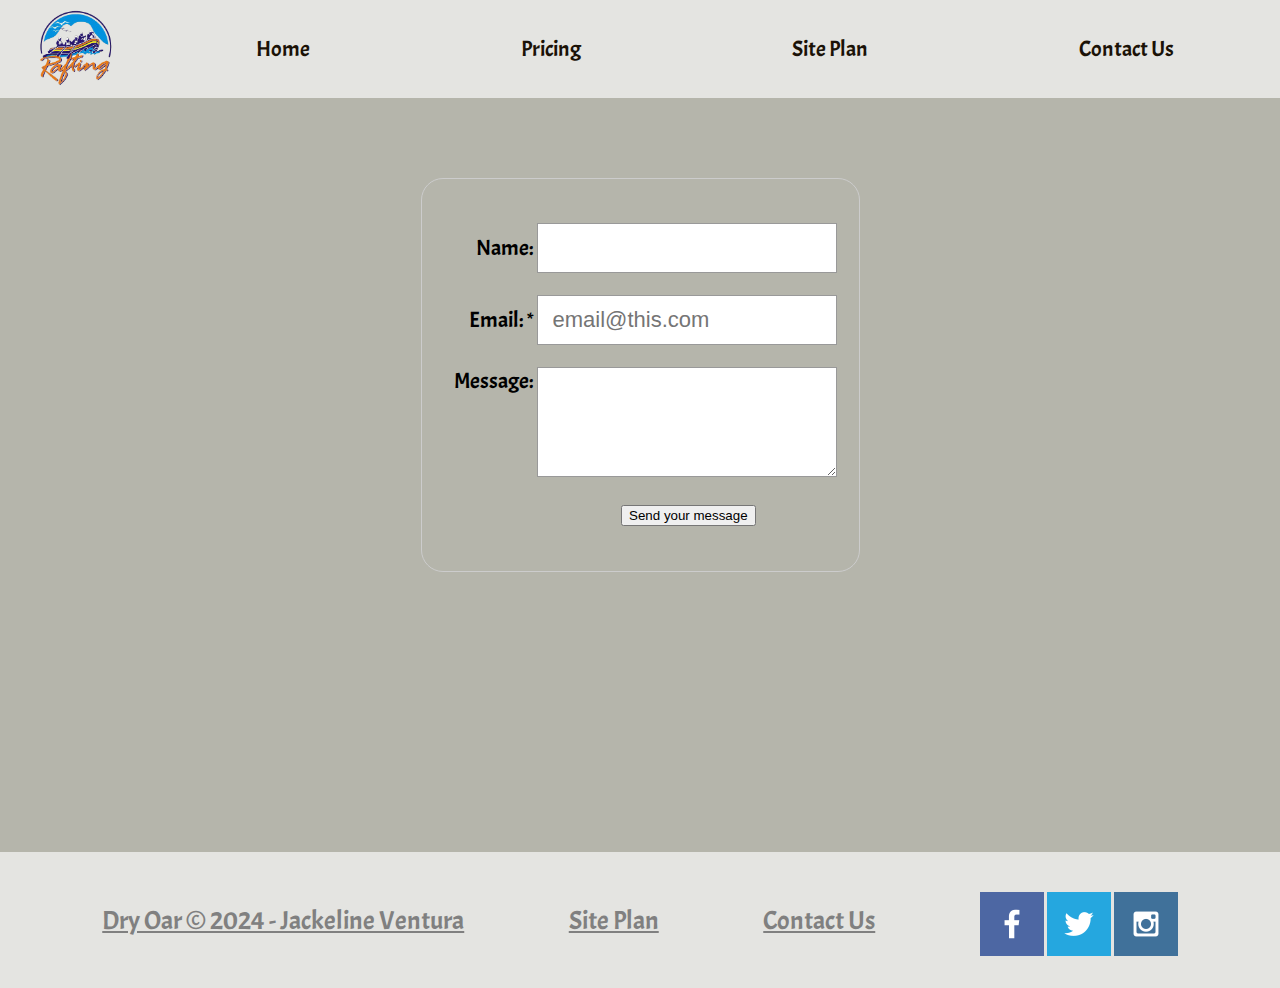
<file: wwr/contactus.html>
<!DOCTYPE html>
 <html lang="en"> 
<head>
    <meta charset="UTF-8">
    <meta name="viewport" contect="width=device-width, initial-scale=1.0">
    <title>Whitewater Rafting Vacations | Dry Oar Boating | Home</title>
    <link rel="stylesheet" href="styles/style.css">
</head>
<body>
    <div id="content">
    <header>
        <a id="logo_link" href="index.html">
            <img class="logo" src="images/rafinglogo.png" alt="Rafting Logo">
        </a>
        <nav>
            <a href="index.html">Home</a>
            <a href="pricing.html">Pricing</a>
            <a href="site-plan-rafting.html">Site Plan</a>
            <a href="contactus.html">Contact Us</a>
        </nav>
    </header>

</div>
<main >
    <div id="feedback"></div>
    <form action="#" method="post">
        <p>
          <label for="name">Name:</label>
          <input type="text" id="name" name="user_name" />
        </p>
        <p>
          <label for="mail">Email: *</label>
          <input type="email" id="mail" name="user_email" required placeholder="email@this.com"/>
        </p>
        <p>
          <label for="msg">Message:</label>
          <textarea id="msg" name="user_message"></textarea>
        </p>
        <p class="button">
            <button type="submit">Send your message</button>
          </p>
      </form>
</main>
<footer> 
    <p>Dry Oar &copy; 2024 - Jackeline Ventura</p>
    <p><a href="site-plan-rafting.html">Site Plan</a></p>
    <p><a href="contactus.html">Contact Us</a></p>
    <div class="social">
        <a href="https://facebook.com" target="_blank">
            <img src="images/facebook.png" alt="fb icon">
        </a>
        <a href="https://twitter.com" target="_blank">
            <img src="images/twitter.png" alt="twitter icon">
        </a>
        <a href="https://instagram.com" target="_blank">
            <img src="images/instagram.png" alt="instagram icon">
        </a>
    </div>
</footer>
    </div>
    <script>
        // get the feedback div element so we can do something with it.
        const feedbackElement = document.getElementById('feedback');
        // get the form so we can read what was entered in it.
        const formElement = document.forms[0];
        // add a 'listener' to wait for a submission of our form. When that happens run the code below.
        formElement.addEventListener('submit', function(e) {
            // stop the form from doing the default action.
            e.preventDefault();
            // set the contents of our feedback element to a message letting the user know the form was submitted successfully. Notice that we pull the name that was entered in the form to personalize the message!
            feedbackElement.innerHTML = 'Hello '+ formElement.user_name.value +'! Thank you for your message. We will get back with you as soon as possible!';
            // make the feedback element visible.
            feedbackElement.style.display = "block";
            // add a class to move everything down so our message doesn't cover it.
            document.body.classList.toggle('moveDown');
        });
    </script>
</body>
</html>
</file>
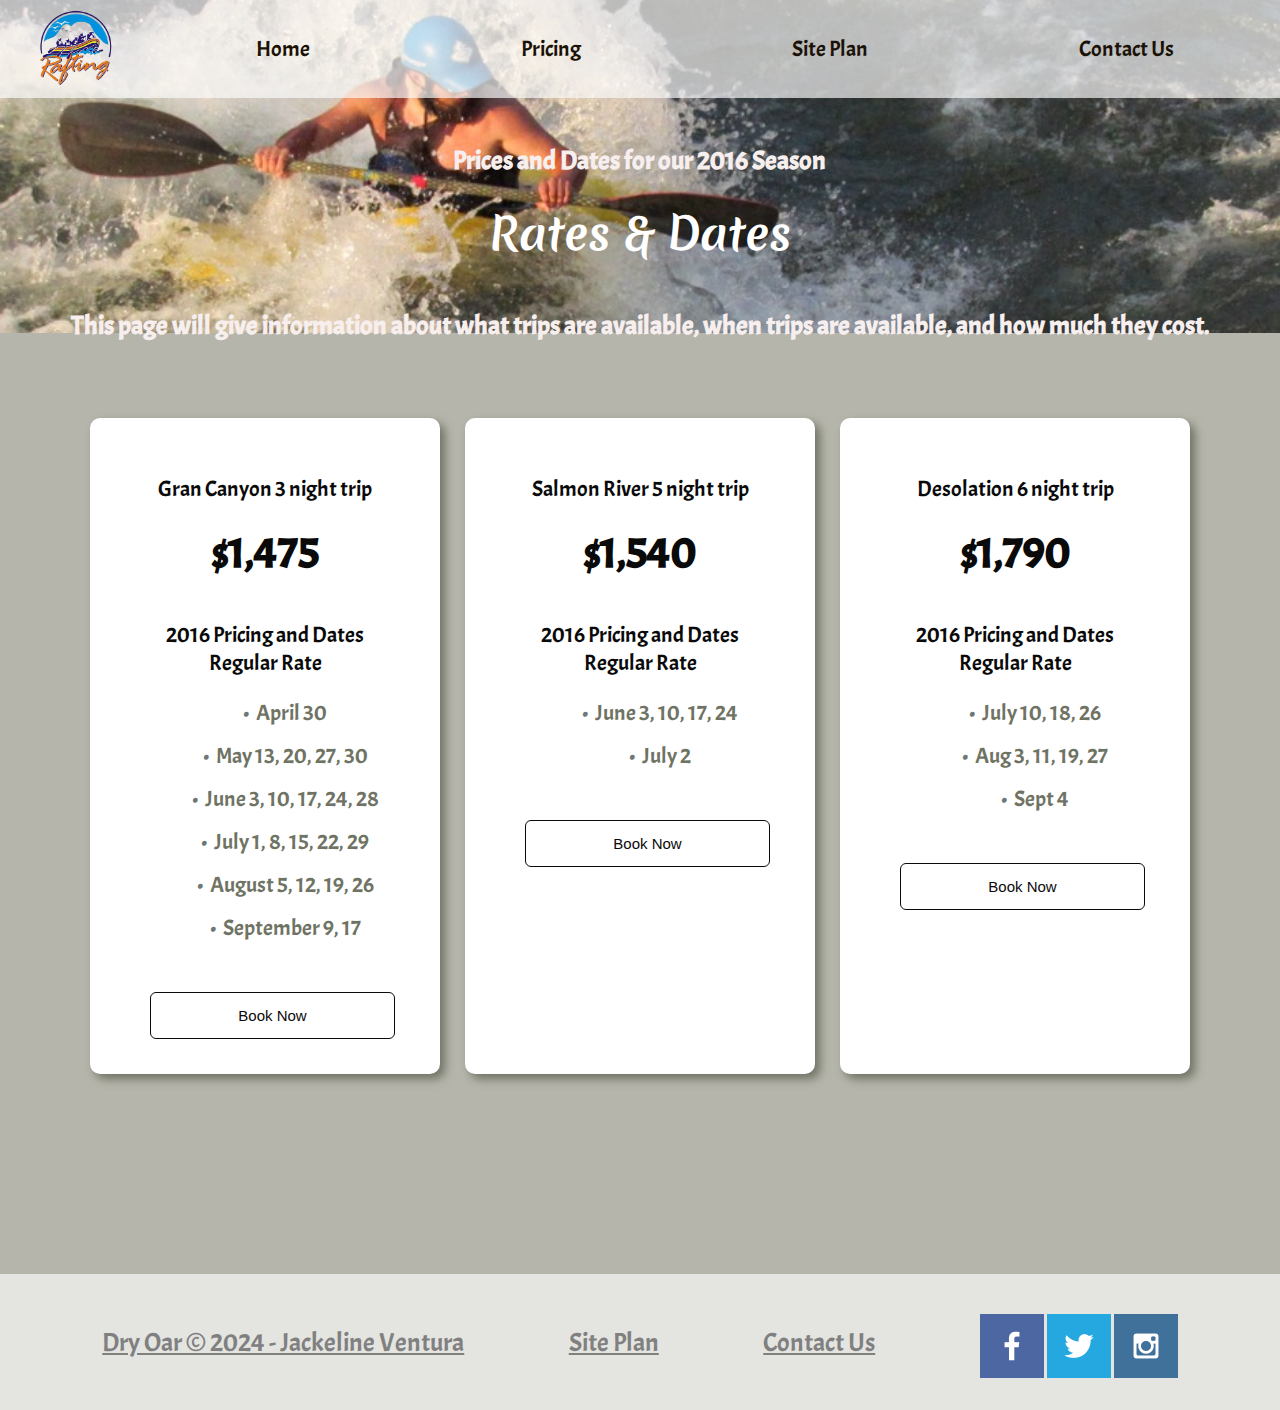
<file: wwr/pricing.html>
<!DOCTYPE html>
<html lang="en"> 
<head>
   <meta charset="UTF-8">
   <meta name="viewport" contect="width=device-width, initial-scale=1.0">
   <title>Whitewater Rafting Vacations | Dry Oar Boating | Pricing</title>
   <link rel="stylesheet" href="styles/style.css">
</head>
<body>
   <div id="content">
   <header>
       <a id="logo_link" href="index.html">
           <img class="logo" src="images/rafinglogo.png" alt="Rafting Logo">
       </a>
       <nav>
           <a href="index.html">Home</a>
           <a href="pricing.html">Pricing</a>
           <a href="site-plan-rafting.html">Site Plan</a>
           <a href="contactus.html">Contact Us</a>
       </nav>
   </header>
   <div id="heroprice">
    <div id="heropricing-box">
    <img id="heropricing-img" src="images/heropricing.jpg" alt="">
</div>
<section id="pricing-msg">
  <h3>Prices and Dates for our 2016 Season </h3>
  <h3 class="pricing-title">Rates & Dates</h3>
  <h3>This page will give information about what trips are available, when trips are available, and how much they cost.</h3>
  </div>
</section> 
<div class="price">
    <div class="price-row">
      <div class="price-col">
        <p>Gran Canyon 3 night trip</p>
        <h5>$1,475</h5>
        <p>2016 Pricing and Dates Regular Rate</p>
        <ul>
          <li>April 30</li>
          <li>May 13, 20, 27, 30</li>
          <li>June 3, 10, 17, 24, 28</li>
          <li>July 1, 8, 15, 22, 29</li>
          <li>August 5, 12, 19, 26</li>
          <li>September 9, 17</li>
        </ul>
        <button>Book Now</button>
      </div>
      <div class="price-col">
        <p>Salmon River 5 night trip</p>
        <h5>$1,540</h5>
        <p>2016 Pricing and Dates Regular Rate</p>
        <ul>
          <li>June 3, 10, 17, 24</li>
          <li>July 2</li>
        </ul>
        <button>Book Now</button>
      </div>
      <div class="price-col">
        <p>Desolation 6 night trip</p>
        <h5>$1,790</h5>
        <p>2016 Pricing and Dates Regular Rate</p>
        <ul>
          <li>July 10, 18, 26</li>
          <li>Aug 3, 11, 19, 27</li>
          <li>Sept 4</li>
        </ul>
        <button>Book Now</button>
      </div>
    </div>
  
<footer> 
   <p>Dry Oar &copy; 2024 - Jackeline Ventura</p>
   <p><a href="site-plan-rafting.html">Site Plan</a></p>
   <p><a href="contactus.html">Contact Us</a></p>
   <div class="social">
       <a href="https://facebook.com" target="_blank">
           <img src="images/facebook.png" alt="fb icon">
       </a>
       <a href="https://twitter.com" target="_blank">
           <img src="images/twitter.png" alt="twitter icon">
       </a>
       <a href="https://instagram.com" target="_blank">
           <img src="images/instagram.png" alt="instagram icon">
       </a>
   </div>
</footer>
   </div>
</body>
</html>
</file>
<file: main.css>
@import url('https://fonts.googleapis.com/css2?family=Oswald:wght@200..700&display=swap');

body {
    background-color:#dacbb2;
    font-size: 24px;
    font-family:"Oswald", Helvetica, sans-serif;
    margin: 0;
    padding: 0;
}
#content {
    background: color #e8e8e8;;
    max-width: 1000px;
    margin: 0 auto;
}

nav, footer {
    background-color: rgb(195, 181, 155);
    display: flex;
    justify-content: space-around;
}
nav a{
    text-decoration:none;
}
a {
    color: #000;
    font-size: 24px;
    padding: 25px;
    font-family:Arial, Helvetica, sans-serif
}
main a {
    color:#000;
    font-size:1em

}
#active {
    background-color: beige;
    color: pink;
}
h1{
    text-align: center;

}
h1:hover{
    color:beige;
}
img{
    width: 30%;
    margin: 0 auto;
    display:block;
}  

p {
    width: 70%;
    margin: 3em auto;
    padding: 30px;
    background-color:beige;
    border: 5px solid black;
    box-sizing: border-box;
    line-height: 1.25em;
    border-radius: 10px;
}
footer p{
    color: beige;
    text-align: center;
    background-color:pink;

}
</file>
<file: wwr/styles/style.css>
@import url('https://fonts.googleapis.com/css2?family=Acme&family=Kalam:wght@300;400;700&family=Merienda:wght@300..900&display=swap');


#content {
    max-width: 1600px;
    margin: 0 auto;
    
}
#hero{
    display: grid;
    grid-template-columns: repeat(1fr 3fr 1fr);
    margin-top: -100px;
}
#hero-msg{
    grid-column: 2/3;
    grid-row: 1/2;
    margin-top: 100px;
}
#hero-box{
    grid-column: 1/4;
    grid-row: 1/3;
    z-index: -1;
}
#hero-img{
    width: 100%;
}
#logo_link{
    padding-top: 5px;
    justify-self: center;
    align-self: center;
}
.home-grid{
    display: grid;
    grid-template-columns: repeat(10, 1fr);
    gap: 10px;
}
.icon{
    width: 80px;
    padding-top: 10px;
}
.logo{
    width: 80px;
}

body{
    background-color: rgb(181, 181, 171);
    font-family: Acme, Kalam, Merienda;
    font-size: 22px;
    margin: 0;
    padding: 0;
}
h2{
    margin: 0;
}
header {
    display: grid;
    grid-template-columns: 150px auto;
    background: rgba(250, 250, 250, 0.684);
}
nav{
    display: flex;
    justify-content: space-around;
}
nav a{
    text-align: center;
    color: rgb(27, 18, 7);
    text-decoration: none;
    padding: 35px;
}
#hero-msg h1, #hero-msg h4{
    text-align: center;
   
}
.button-box{
    text-align: center;
}
main section{
    text-align: center;
}
nav a:hover{
    background-color:rgb(227, 227, 212);
    color: rgb(103, 15, 103);

}
.home-title{
    color: white;
    font-family: Merienda;
    font-size: 2em;
    margin-top: 10px;
}
h4{
    color: white;
}
.book, .join{
    background-color:rgb(123, 123, 114);
    color: #ffffff;
    text-decoration: none;
    font-family: Kalam;
    font-size: 18px;
    padding: 15px 30px;
    margin: 50px;
    border-radius: 5px;

}
.card-img{
    border: 10px solid rgb(179, 179, 163);
    transition: transform .5s;
    box-shadow: 5px 5px 10px #6f7364;
    width: 100%
}
.card-img:hover {
    opacity: .6;
    transform: scale(1.1);
}
.card-img, .mountains{
    width: 100%;
}
main section img{
    box-sizing: border-box;
}
.book:hover, .join:hover{
    background-color:rgb(123, 123, 114);
    color: rgb(103, 15, 103);
}
.rivers-card, .camping-card, .rapids-card{
    height: 300px;
    margin: 200px 0;
}
.rivers-card {
    grid-column: 2/4;
    grid-row: 2/3;
}
.camping-card {
    grid-column: 5/7;
    grid-row: 2/3;
}
.rapids-card {
    grid-column: 8/10;
    grid-row: 2/3;
}
.msg h2{
    color: black;
}
.msg p{
    color: black;
    font-family: 'Merienda';
    font-size: .8em;
    padding-bottom: 15px;
}
#background {
    height: 850px;
    background-color:rgb(188, 188, 171);
    margin-bottom: 200px;
    grid-column: 1/11;
    grid-row: 4/10;
}
.mountains {
    width: 100%;
    grid-column: 2/7;
    grid-row: 5/8;
    box-shadow: 5px 5px 10px #6f7364;
}
.msg{
    background-color:rgb(211, 211, 201);
    padding: 35px;
    grid-column: 6/10;
    grid-row: 6/7;
    box-shadow: 5px 5px 10px #6f7364;
}
footer{
    background-color:rgba(250, 250, 250, 0.684);
    color: rgb(128, 128, 128);
    padding: 25px 50px;
    margin-top:200px;
    display: flex;
    justify-content: space-around;
    align-items: center;
}
footer .social img{
    padding-top: 15px;
}
footer a{
    color: rgb(128, 128, 128);
    text-decoration: none;
}
footer a:hover{
    color: rgb(103, 15, 103);
}
footer p{
    font-size: 1.2em;
    text-decoration: underline;
}

/* Page 2 Pricing CSS */
/* Create three equal columns that floats next to each other */

.pricing-title{
    color: rgb(255, 255, 255);
    font-family: Merienda;
    font-size: 2em;
    margin-top: 10px;
}
#heroprice{
    display: grid;
    grid-template-columns: repeat(1fr 3fr 1fr);
    margin-top: -100px;
}
#heropricing-box{
    grid-column: 1/4;
    grid-row: 1/3;
    z-index: -1;
}
#pricing-msg{
    grid-column: 2/3;
    grid-row: 1/2;
    margin-top: 120px;
}
#pricing-msg h3 {
    text-align: center;
   
}
h3{
    color: rgb(247, 238, 238);
}

#heropricing-img{
    width: 100%;
}
.price-row{
    width: 90%;
    max-width: 1100px;
    margin: auto;
    display: grid;
    grid-template-columns: repeat(auto-fit, minmax(250px, 1fr));
    grid-gap: 25px;
}
.price-col{
    background: white;
    margin-top: 50px;
    padding: 10% 15%;
    border-radius: 10px;
    color: #0b0a0a;
    text-align: center;
    box-shadow: 5px 5px 10px #6f7364;
}
.price-col:hover {
    opacity: .6;
    transform: scale(1.1);
}
.price-col p{
    font-size: 22px;
}
.price-col h5{
    font-size: 44px;
    margin: 20px 0 40px;
}
.price-col ul{
    text-align: center;
    margin: 20px 0;
    color: #6f7364;
    list-style: none;
}
.price-col ul li{
    margin: 15px 0;
}
.price-col ul li::before{
    content: '\2022';
    color: rgb(109, 119, 119);
    margin-right: 6px;
}
.price-col button{
    width: 100%;
    padding: 14px 0;
    background: transparent;
    color: #0b0a0a;
    font-size: 15px;
    border: 1px solid #0b0a0a;
    border-radius: 6px;
    margin-top: 30px;
    cursor: pointer;
    transition: background 0.5s;
}
.price-col button:hover{
    background: #9ca39c;
}

/*contact us style*/
body {
    /* Center the form on the page */
    text-align: center;
  }
  
  form {
    display: inline-block;
    /* Form outline */
    padding: 1em;
    border: 1px solid #ccc;
    border-radius: 1em;
    margin: 80px auto; /*to make top and bottom the same*/
  }
  
  p + p {
    margin-top: 1em;
  }
  
  label {
    /* Uniform size & alignment */
    display: inline-block;
    min-width: 90px;
    text-align: right;
  }
  input{
    height: 50px;
    padding: 15px;
  }
  
  input,
  textarea {
    /* To make sure that all text fields have the same font settings
       By default, text areas have a monospace font */
    font: 1em sans-serif;
    /* Uniform text field size */
    width: 300px;
    box-sizing: border-box;
    /* Match form field borders */
    border: 1px solid #999;
  }
  
  input:focus,
  textarea:focus {
    /* Set the outline width and style */
    outline-style: solid;
    /* To give a little highlight on active elements */
    outline-color: #000;
  }
  
  textarea {
    /* Align multiline text fields with their labels */
    vertical-align: top;
    /* Provide space to type some text */
    height: 5em;
  }
  
  .button {
    /* Align buttons with the text fields */
    padding-left: 90px; /* same size as the label elements */
  }
  
  button {
    /* This extra margin represent roughly the same space as the space
       between the labels and their text fields */
    margin-left: 0.5em;
  }
  
  #formbutton{
    margin-left: 0.5em;
    padding: 80px;
    font-size: 1.2em;
  }
  #feedback {
    background-color: antiquewhite;
    position: absolute;
    top: 0;
    left: 0;
    right: 0;
    padding: .5em;
    /* make this element invisible until we are ready for it */
    display: none;      
}
.moveDown {
    margin-top: 3em;
}

@media screen and (max-width: 900px) {
    #hero, .home-grid {
        display: block;
        height: auto;
    }
    nav, footer {
        flex-direction: column;
    }
    nav a {
        display: block;
        padding: 15px;
    }
    #hero {
        margin-top: 0;
    }
    #hero-msg {
        margin-top: 0;
    }
    #hero-msg h4 {
        display: none;
    }
    #hero-msg h1 {
        color: #6f7364;
    }
    .home-title {
        font-size: 25px;
    }
    .rivers-card, .camping-card, .rapids-card { 
        margin: 50px auto;
        width: 60%;
    }
    #background {
        display: none;
    }
    .mountains, .msg {
        width: 80%;
        display: block;
        margin: 0 auto;
    }
    .column {
          width: 100%;
        }
    
    footer {
        margin-top: 25px;
    }
}
</file>
<file: positionstyles.css>
/* CSS - Name: "positionstyles.css" */
/* Activity 1 styles */
.content1 {
  /* This is the parent of the activity 1 boxes. */
display: grid;
grid-template-columns: 1fr 1fr;
gap: 20px;
justify-items: center;
}
.red1 { 
  width: 100%; 
  height: 100px; 
  background-color: red; 
  grid-column: 1/3;

} 
.green1 {
  width: 200px; 
  height: 200px; 
  background-color: green;

} 
.yellow1 {
  width: 200px; 
  height: 200px; 
  background-color: gold; 
} 
.blue1 {
  width: 100%; 
  height: 100px; 
  background-color: blue; 
  grid-column: 1/3;
} 
/* Activity 2 styles */ 
.content2 {
  /* This is the parent of the activity 2 boxes. */
  display: grid;
  grid-template-columns: repeat(5, 50px); 
}
.red2 {
  width: 100px; 
  height: 100px; 
  background-color: red; 
  grid-column: 1/3;
  grid-row: 1/3;
} 
.green2 { 
  width: 100px; 
  height: 100px; 
  background-color: green; 
  grid-column: 2/4;
  grid-row: 2/4;
} 
.yellow2 {
  width: 100px; 
  height: 100px; 
  background-color: gold;
  grid-column: 3/5;
  grid-row: 3/5;
} 
.blue2 {
  width: 100px; 
  height: 100px; 
  background-color: blue;
  grid-column: 4/6;
  grid-row: 4/6;
} 
/* Activity 3 styles */ 
.content3 {
  /* This is the parent of the activity 3 boxes. */
  display: grid;
  grid-template-columns: 1fr 1fr;
  column-gap: 40px;
}
.red3 {
  width: 100%; 
  height: 100px; 
  background-color: red;
  grid-column: 1/3; 
} 
.green3 {
  width: 100%; 
  height: 200px; 
  background-color: green;
} 
.yellow3 {
  width: 100%; 
  height: 200px; 
  background-color: gold; 
} 
.blue3 {
  width: 100%;
  height: 100px; 
  background-color: blue;
  grid-column: 1/3;
} 
/* Activity 4 styles */ 
.content4 {
  /* This is the parent of the activity 4 boxes. */
  display: grid;
  grid-template-columns: 1fr 1fr;
  height: 400px;
}
.red4 {
  width: 100%; 
  height: 100%; 
  background-color: red;
  grid-row: 1/4; 
} 
.green4 {
  width: 100%; 
  height: 100%; 
  background-color: green; 
} 
.yellow4 {
  width: 100%; 
  height: 100%; 
  background-color: gold; 
} 
.blue4 {
  width: 100%; 
  height: 100%; 
  background-color: blue; 
} 
/* Activity 5 styles */ 
.content5 {
  /* This is the parent of the activity 5 boxes. */
  height: 400px;
}
.red5 { 
  width: 100%; 
  height: 100px; 
  background-color: red; 
} 
.green5 { 
  width: 200px; 
  height: 200px; 
  background-color: green; 
  float: left;
  margin: 0 15px 5px 0;

} 
.yellow5 {
  width: 100%; 
  height: 300px; 
  background-color: gold; 

} 
.blue5 {
  width: 100%; 
  height: 100px; 
  background-color: blue; 
} 
/* Activity 6 styles */ 
.content6 {
  /* This is the parent of the activity 6 boxes. */
  display: grid;
  grid-template-columns: repeat(6, 100px);
}
.red6 {
  width: 400px; 
  height: 200px; 
  background-color: red;
  grid-column: 1/5; 
  grid-row: 1/3;
  z-index: -1;
} 
.green6 {
  width: 200px; 
  height: 200px; 
  background-color: green;
  grid-column: 1/3;
  grid-row: 5/7;
} 
.yellow6 {
  width: 200px; 
  height: 400px; 
  background-color: gold;
  grid-column: 5/7;
  grid-row: 3/7;
} 
.blue6 {
  width: 400px; 
  height: 400px; 
  background-color: blue;
  grid-column: 2/6;
  grid-row: 2/6;
  z-index: -1;
} 


/* Do not make any changes below here */
.activity {
  width: 70%; 
  margin: 20px auto; 
  font-family: Arial, sans-serif; 
  border: 1px solid black; 
  padding: 10px; 
  clear:both; 
  overflow: auto;
} 

.hint {
  border: 1px solid grey;
  background: #e0e0e0;
  padding: .5em;
  position: relative;
  margin: 1em 0;
}
.hint h3 {
  margin: 0;
}
.hint:hover {
  background: #d0d0d0;
}
.hint > div {
  display: none;
}

.hint input[type=checkbox] {
  position: absolute;
  width: 100%;
  height: 100%;
  opacity: 0;
  z-index: 1;
  cursor: pointer;
}

.hint input[type=checkbox]:checked ~ div {
  display: block;
}

.hint i {
  position: absolute;
  transform: translate(-6px, 0);
  margin-top: 16px;
  right: 10px;
  top: -3px;
}
.hint i:before, .hint i:after {
  content: "";
  position: absolute;
  background-color: black;
  width: 3px;
  height: 9px;
}
.hint i:before {
  transform: translate(2px, 0) rotate(45deg);
}
.hint i:after {
  transform: translate(-2px, 0) rotate(-45deg);
}

.hint input[type=checkbox]:checked ~ i:before {
  transform: translate(-2px, 0) rotate(45deg);
}
.hint input[type=checkbox]:checked ~ i:after {
  transform: translate(2px, 0) rotate(-45deg);
}
.hint a {
  position: relative;
  z-index: 1;
}
</file>
<file: achieva/styles/home.css>
@import url('https://fonts.googleapis.com/css2?family=Lato:ital,wght@0,100;0,300;0,400;0,700;0,900;1,100;1,300;1,400;1,700;1,900&family=Open+Sans:ital,wght@0,300..800;1,300..800&family=Poppins:ital,wght@0,100;0,200;0,300;0,400;0,500;0,600;0,700;0,800;0,900;1,100;1,200;1,300;1,400;1,500;1,600;1,700;1,800;1,900&display=swap');

body {
    font-family: 'Poppins', Lato, Open Sans;
    margin: 0;
    padding: 0;
    background-color: #13051d;
    color: #ffffff;
}
/* Header Styles */
header {
    display: flex;
    justify-content: space-between;
    align-items: center;
    background-color: rgba(14, 14, 14, 0.467);
    position: fixed;
    width: 100%;
    top: 0;
    z-index: 1000;
}
.logo {
    height: 100px;
    padding: 20px;
}
nav a {
    line-height: 70px;
    color: #ffffff;
    text-decoration: none;
    margin-left: 15px;
    font-weight: bold;
    transition: color 0.3s ease;
    position: relative;
    cursor: pointer;
    color: rgb(255, 255, 255);
    font-size: 25px;
    padding: 0 70px;
    transition: color 0.25s;
 
 
 }
 a::after {
    position: absolute;
    content: "";
    inset: 0;
    background: rgb(255, 255, 255);
    scale: 1 0;
    z-index: -1;
    transition: 0.45s;
    border-radius: 10px;
 
 
 }
 a:hover {
    color: #0f071d;
 
 }
 a:hover::after {
    scale: 1 1;
 }
video{
    position: fixed;
    top: 0;
    left: 0;
    width: 100%;
    height: 100vh;
    object-fit: cover;
    z-index: -2;
    transition: height 0.3s ease-in-out;
}


/* Home Message Styles */
#Home-msg {
    position: relative;
    height: 100vh;
    display: flex;
    flex-direction: column;
    justify-content: center;
    align-items: center;
    text-align: center;
    padding: 0 20%;
}

.home-title {
    font-size: 4rem;
    margin-bottom: 20px;
}
.home-grid {
    display: flex;
    flex-direction: column;
    gap: 50px;
    padding: 20px;
}
.description{
    font-size: 1.3rem;
}
.content-box {
    display: flex;
    align-items: center;
    gap: 30px;
    background: rgba(255, 255, 255, 0.05);
    border-radius: 10px;
    box-shadow: 0 4px 6px rgba(0, 0, 0, 0.2);
    padding: 30px;
    margin-bottom: 60px;
    text-align: center;

}

.content-box reverse {
    flex-direction: row-reverse;
}

.content-img {
    flex: 1;
}

.content-img img {
    max-width: 100%;
    height: auto;
    border-radius: 15px;
    box-shadow: 0 2px 4px rgba(0, 0, 0, 0.1);
}

.content-text {
    flex: 1;
}

.sub1-title {
    font-size: 2rem;
    margin-bottom: 15px;
}
/* Pricing Styles */
#pricing-msg {
    padding: 170px 20% 80px;
    text-align: center;
    max-width: 800px;
    margin: 0 auto;
}

.pricing-title {
    font-size: 4rem;
    margin-bottom: 20px;
}

.subtitle {
    font-size: 1.5rem;
    margin-bottom: 40px;
}

.price-section {
    padding: 0 5% 80px;
}

.price-row {
    display: flex;
    justify-content: center;
    gap: 30px;
    flex-wrap: wrap;
}

.price-col {
    flex: 1;
    min-width: 250px;
    max-width: 350px;
    background: white;
    padding: 40px 30px;
    border-radius: 10px;
    color: #0b0a0a;
    text-align: center;
    box-shadow: 0 5px 15px rgba(0, 0, 0, 0.1);
    transition: transform 0.3s ease, box-shadow 0.3s ease;
}

.price-col:hover {
    transform: translateY(-10px);
    box-shadow: 0 8px 20px rgba(0, 0, 0, 0.2);
}

.price-col .icon {
    width: 80px;
    height: 80px;
    margin-bottom: 20px;
}

.price-col h3 {
    font-size: 1.8rem;
    margin-bottom: 15px;
}

.price-col .price-amount {
    font-size: 2.2rem;
    font-weight: bold;
    margin-bottom: 20px;
}

.price-col .description {
    font-size: 1rem;
    line-height: 1.5;
    margin-bottom: 30px;
}

.price-col button {
    width: 100%;
    padding: 12px 0;
    background: #13051d;
    color: #ffffff;
    font-size: 1rem;
    border: none;
    border-radius: 6px;
    cursor: pointer;
    transition: background 0.3s ease;
}

.price-col button:hover {
    background: #2a0b3d;
}

/* Features */
.features-main {
    padding-top: 150px;
}

.features-header {
    position: relative;
    text-align: center;
    padding: 60px 20px;
}

.background-image {
    position: absolute;
    top: 50%;
    left: 30%;
    transform: translate(-50%, -60%);
    width: 300px;
    height: auto;
    object-fit: contain;
    z-index: -1;
}

#features-msg {
    position: relative;
    z-index: 1;
}

.features-title {
    font-size: 4rem;
    margin-bottom: 20px;
}

.sub-title3 {
    font-size: 2rem;
    max-width: 600px;
    margin: 0 auto;
}

.features-grid {
    display: grid;
    grid-template-columns: repeat(2, 1fr);
    gap: 50px;
    max-width: 1200px;
    margin: 0 auto;
    padding: 40px 20px;
}

.feature-item {
    height: 300px; 
}

/* Flip Card */
.flip-card {
    perspective: 1000px;
    height: 100%;
}

.flip-card-inner {
    position: relative;
    width: 100%;
    height: 100%;
    text-align: center;
    transition: transform 0.9s;
    transform-style: preserve-3d;

}

.flip-card:hover .flip-card-inner {
    transform: rotateY(180deg);
}

.flip-card-front, .flip-card-back {
    position: absolute;
    width: 100%;
    height: 100%;
    backface-visibility: hidden;
    border-radius: 10px;
    padding: 20px;
    box-sizing: border-box;
    display: flex;
    justify-content: center;
    align-items: center;
}

.flip-card-front {
    background-color: rgba(225, 224, 224, 0.9);
    color: #13051d;
    font-size: 1.6em;
}

.flip-card-back {
    background-color: #1d072f;
    color: white;
    transform: rotateY(180deg);
}

.flip-card-back p {
    margin: auto;
    font-size: 1.1em;
}

.features-image {
    text-align: center;
    padding: 10px 15px;
}

.features-image img {
    max-width: 100%;
    height: auto;
    margin: 10px;
}

/* Footer */
.site-footer {
    background: rgb(67, 67, 67); /* Fallback color */
    background: linear-gradient(0deg, rgba(67, 67, 67, 1) 0%, rgba(255, 255, 255, 1) 55%);
    padding: 40px 20px;
    color: #fff; 
    border-top: none; 
}

.site-footer a {
    color: #fff; 
    text-decoration: none;
}

.site-footer a:hover {
    text-decoration: underline;
}

.footer-container {
    display: grid;
    grid-template-columns: 1fr 2fr 1fr; /* Three columns */
    gap: 20px; 
    max-width: 1200px; /* Centered layout */
    margin: 0 auto;
}

.footer-logo {
    text-align: left;
    color: #222;
}

.footer-logo p {
    font-size: 1.5rem;
    margin: 0;
}
.footer-links a::after,
.footer-social a::after {
    display: none;
}

.footer-links {
    display: flex;
    flex-direction: column;
    justify-content: center;
    align-items: flex-start;
}

.footer-links p {
    margin: 10px 0;
}

.footer-links a {
    color: #222;
    text-decoration: none;
    font-size: 1rem;
}

.footer-links a:hover {
    text-decoration: underline;
}

.footer-social {
    display: flex;
    justify-content: flex-end;
    align-items: center;
}

.footer-social a {
    margin-left: 15px;
}

.footer-social img {
    width: 30px;
    height: 30px;
}
</file>
<file: achieva/styles/site-plan.css>
/* if you are using any Google fonts change the font names below to your fonts. 
Any spaces in your font name should be replaced with a +. 
Fonts are separated by a | */

@import url('https://fonts.googleapis.com/css2?family=Lato&family=Open+Sans:ital,wght@0,300..800;1,300..800&family=Quicksand:wght@300&family=Roboto&display=swap');

:root {
  /* change the values below to your colors from your palette */
  --primary-color: #1e0d3d   ;
  --secondary-color: #46A6A6 ;
  --accent1-color: #DDF5F4;
  --accent2-color: #240b36;

  /* change the values below to your chosen font(s) */
  --heading-font: "Quicksand";
  --paragraph-font: Roboto, Lato, Open Sans;

  /* these colors below should be chosen from among your palette colors above */
  --headline-color-on-white: #240b36;  /* headlines on a white background */ 
  --headline-color-on-color: white; /* headlines on a colored background */ 
  --paragraph-color-on-white: #240b36; /* paragraph text on a white background */ 
  --paragraph-color-on-color: white; /* paragraph text on a colored background */ 
  --paragraph-background-color: #1e0d3d  ;
  --nav-link-color: #1e0d3d;
  --nav-background-color: #46A6A6;
  --nav-hover-link-color: #641975 ;
  --nav-hover-background-color: #DDF5F4;
}


/*  Look around below...but DON'T CHANGE ANYTHING! */

body {
  max-width: 1200px;
  margin: 0 auto;
  padding: 4em;
  font-size: 18px;
  text-align: center;
}
img {
  display: block;
  margin: 0 auto;
}
h1, h2, h3, h4, h5, h6 {
  font-family: var(--heading-font);
  color: var(--headline-color-on-white);
}
h2 {
  text-align: center;
}
hr {
  height: 3px;
  margin: 35px 0;
  background: var(--accent1-color);
}
header {
  padding: 1em;
  text-align: center;
  color: var(--headline-color-on-color);
  background-color: var(--paragraph-background-color);
}
header > h1, header > h2 {
  color: var(--headline-color-on-color);
}

p {
  font-family: var(--paragraph-font);
  color: var(--paragraph-color-on-white);
  padding: 1em;
}
.colors {
  width: 100%;
  min-width: 350px;
  margin: 30px auto;
  text-align: center;
}
.colors th {
  background-color: #999;
}
.colors td{
  width: 25%;
  height: 3em;
}

.primary {
  background-color: var(--primary-color);
}
.secondary {
  background-color: var(--secondary-color);
}
.accent1 {
  background-color: var(--accent1-color);
}
.accent2{
  background-color: var(--accent2-color);
}

p.colored {
  background-color: var(--paragraph-background-color);
  color: var(--paragraph-color-on-color);
}

nav {
  background-color: var(--nav-background-color);
  line-height: 3em;
  text-align: center;
  font-size: 1.2em;
}
nav  {
  list-style-type: none;
  display: flex;

}
nav a {
  padding:1em;
  min-width: 120px;
  text-decoration: none;
  padding: 10px;

}
nav a:link, nav a:visited {
  color: var(--nav-link-color);
}
nav a:hover {
  color: var(--nav-hover-link-color);
  background-color: var(--nav-hover-background-color);
}

.sitemap {
  display: grid;
  justify-content: center;

  grid-template-columns: repeat(6, 15%);
  grid-template-rows: 3em 1.5em 1.5em 3em;
  grid-template-areas: ". . home home . ."
    ". . . top . ."
    ". left left right right ."
    "page2 page2 . . page3 page3";
}
.sitemap > div {

  text-align: center;

}
.sm-home {
  grid-area: home;
  background-color: #ccc;
  line-height: 3em;
}
.sm-page2 {
  grid-area: page2;
  background-color: #ccc;
  line-height: 3em;
}
.sm-page3 {
  grid-area: page3;
  background-color: #ccc;
  line-height: 3em;
}

.top {
  grid-area: top;
  border-left: 1px solid;
}

.left {
  grid-area: left;
  border-top: 1px solid;
  border-left: 1px solid;
}

.right {
  grid-area: right;
  border-top: 1px solid;
  border-right: 1px solid;
}
</file>
